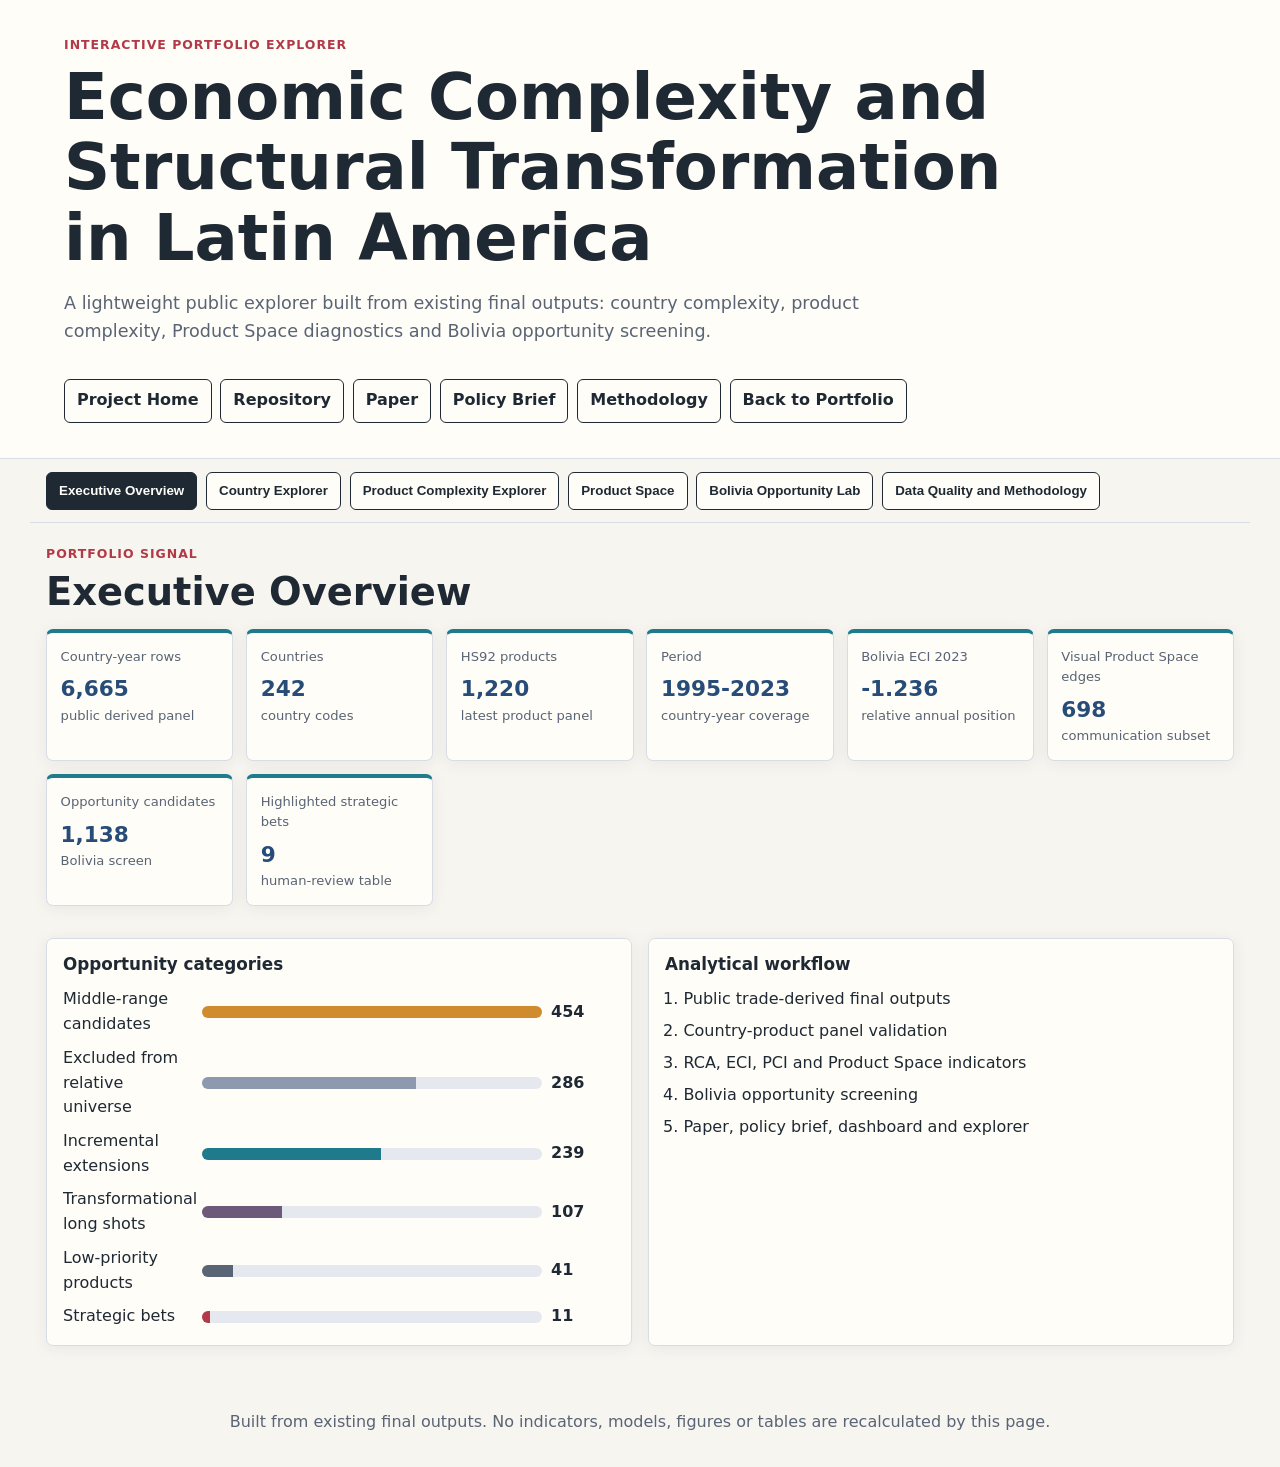
<file: docs/explore/index.html>
<!doctype html>
<html lang="en">
<head>
<meta charset="utf-8">
<meta name="viewport" content="width=device-width, initial-scale=1">
<title>Economic Complexity Interactive Explorer</title>
<link rel="stylesheet" href="assets/css/explore.css">
</head>
<body>
<header class="site-header">
  <div>
    <p class="eyebrow">Interactive portfolio explorer</p>
    <h1>Economic Complexity and Structural Transformation in Latin America</h1>
    <p class="lede">A lightweight public explorer built from existing final outputs: country complexity, product complexity, Product Space diagnostics and Bolivia opportunity screening.</p>
  </div>
  <nav class="top-links" aria-label="Project navigation">
    <a href="../index.html">Project Home</a>
    <a href="https://github.com/MonicaCT/economic-complexity-structural-transformation-lac">Repository</a>
    <a href="https://github.com/MonicaCT/economic-complexity-structural-transformation-lac/blob/main/paper/main.html">Paper</a>
    <a href="https://github.com/MonicaCT/economic-complexity-structural-transformation-lac/blob/main/paper/policy_brief.html">Policy Brief</a>
    <a href="https://github.com/MonicaCT/economic-complexity-structural-transformation-lac/blob/main/docs/METHODOLOGY.md">Methodology</a>
    <a href="https://monicact.github.io/MonicaCT/">Back to Portfolio</a>
  </nav>
</header>

<main>
  <nav class="view-tabs" aria-label="Explorer views">
    <button class="tab is-active" data-view="overview">Executive Overview</button>
    <button class="tab" data-view="country">Country Explorer</button>
    <button class="tab" data-view="product">Product Complexity Explorer</button>
    <button class="tab" data-view="space">Product Space</button>
    <button class="tab" data-view="bolivia">Bolivia Opportunity Lab</button>
    <button class="tab" data-view="quality">Data Quality and Methodology</button>
  </nav>

  <section id="view-overview" class="view is-active" aria-labelledby="overview-title">
    <div class="section-heading">
      <p class="eyebrow">Portfolio signal</p>
      <h2 id="overview-title">Executive Overview</h2>
    </div>
    <div id="overview-kpis" class="kpi-grid"></div>
    <div class="split">
      <article class="panel">
        <h3>Opportunity categories</h3>
        <div id="category-bars" class="bars"></div>
      </article>
      <article class="panel">
        <h3>Analytical workflow</h3>
        <ol class="workflow">
          <li>Public trade-derived final outputs</li>
          <li>Country-product panel validation</li>
          <li>RCA, ECI, PCI and Product Space indicators</li>
          <li>Bolivia opportunity screening</li>
          <li>Paper, policy brief, dashboard and explorer</li>
        </ol>
      </article>
    </div>
  </section>

  <section id="view-country" class="view" aria-labelledby="country-title">
    <div class="section-heading">
      <p class="eyebrow">Country-year panel</p>
      <h2 id="country-title">Country Explorer</h2>
    </div>
    <div class="controls">
      <label>Country <select id="country-select"></select></label>
      <label>Region <select id="region-select"></select></label>
    </div>
    <div class="kpi-grid compact" id="country-kpis"></div>
    <div class="panel">
      <h3>ECI trajectory</h3>
      <div id="country-chart" class="chart"></div>
    </div>
    <div class="panel">
      <h3>Latest country ranking</h3>
      <div id="country-table" class="table-wrap"></div>
    </div>
  </section>

  <section id="view-product" class="view" aria-labelledby="product-title">
    <div class="section-heading">
      <p class="eyebrow">Product complexity</p>
      <h2 id="product-title">Product Complexity Explorer</h2>
    </div>
    <div class="controls">
      <label>Sector <select id="sector-select"></select></label>
      <label>Search <input id="product-search" type="search" placeholder="Product code or section"></label>
    </div>
    <div class="panel">
      <h3>Top product complexity scores</h3>
      <div id="product-bars" class="chart"></div>
    </div>
    <div class="panel">
      <h3>Product table</h3>
      <div id="product-table" class="table-wrap"></div>
    </div>
  </section>

  <section id="view-space" class="view" aria-labelledby="space-title">
    <div class="section-heading">
      <p class="eyebrow">Network diagnostics</p>
      <h2 id="space-title">Product Space</h2>
    </div>
    <div class="controls">
      <label>Sector <select id="space-sector-select"></select></label>
      <label>Minimum proximity <input id="proximity-min" type="range" min="0" max="1" step="0.01" value="0"></label>
    </div>
    <div class="panel network-panel">
      <h3>Visual edge subset</h3>
      <div id="product-space-network" class="network"></div>
    </div>
  </section>

  <section id="view-bolivia" class="view" aria-labelledby="bolivia-title">
    <div class="section-heading">
      <p class="eyebrow">Bolivia 2023</p>
      <h2 id="bolivia-title">Bolivia Opportunity Lab</h2>
    </div>
    <div class="controls">
      <label>Category <select id="bolivia-category-select"></select></label>
      <label>Search <input id="bolivia-search" type="search" placeholder="Product code or name"></label>
      <a class="download-link" href="data/bolivia_opportunities.csv" download>Download CSV</a>
    </div>
    <div class="panel">
      <h3>Feasibility and transformation</h3>
      <div id="bolivia-scatter" class="chart"></div>
    </div>
    <div class="panel">
      <h3>Opportunity table</h3>
      <div id="bolivia-table" class="table-wrap"></div>
    </div>
  </section>

  <section id="view-quality" class="view" aria-labelledby="quality-title">
    <div class="section-heading">
      <p class="eyebrow">Validation and limits</p>
      <h2 id="quality-title">Data Quality and Methodology</h2>
    </div>
    <div class="split">
      <article class="panel">
        <h3>Data-quality metrics</h3>
        <div id="quality-table" class="table-wrap"></div>
      </article>
      <article class="panel">
        <h3>Methodological guardrails</h3>
        <ul class="plain-list">
          <li>ECI and PCI are standardized within year.</li>
          <li>Opportunity rankings are screening tools.</li>
          <li>Product Space visualization uses a reduced edge subset.</li>
          <li>Fixed-effects models are observational associations.</li>
          <li>Raw source data are not published in this explorer.</li>
        </ul>
      </article>
    </div>
    <div class="panel">
      <h3>Validation summaries</h3>
      <div id="validation-summary" class="table-wrap"></div>
    </div>
  </section>
</main>

<footer>
  <span>Built from existing final outputs. No indicators, models, figures or tables are recalculated by this page.</span>
</footer>

<script src="assets/js/explore.js"></script>
</body>
</html>
</file>
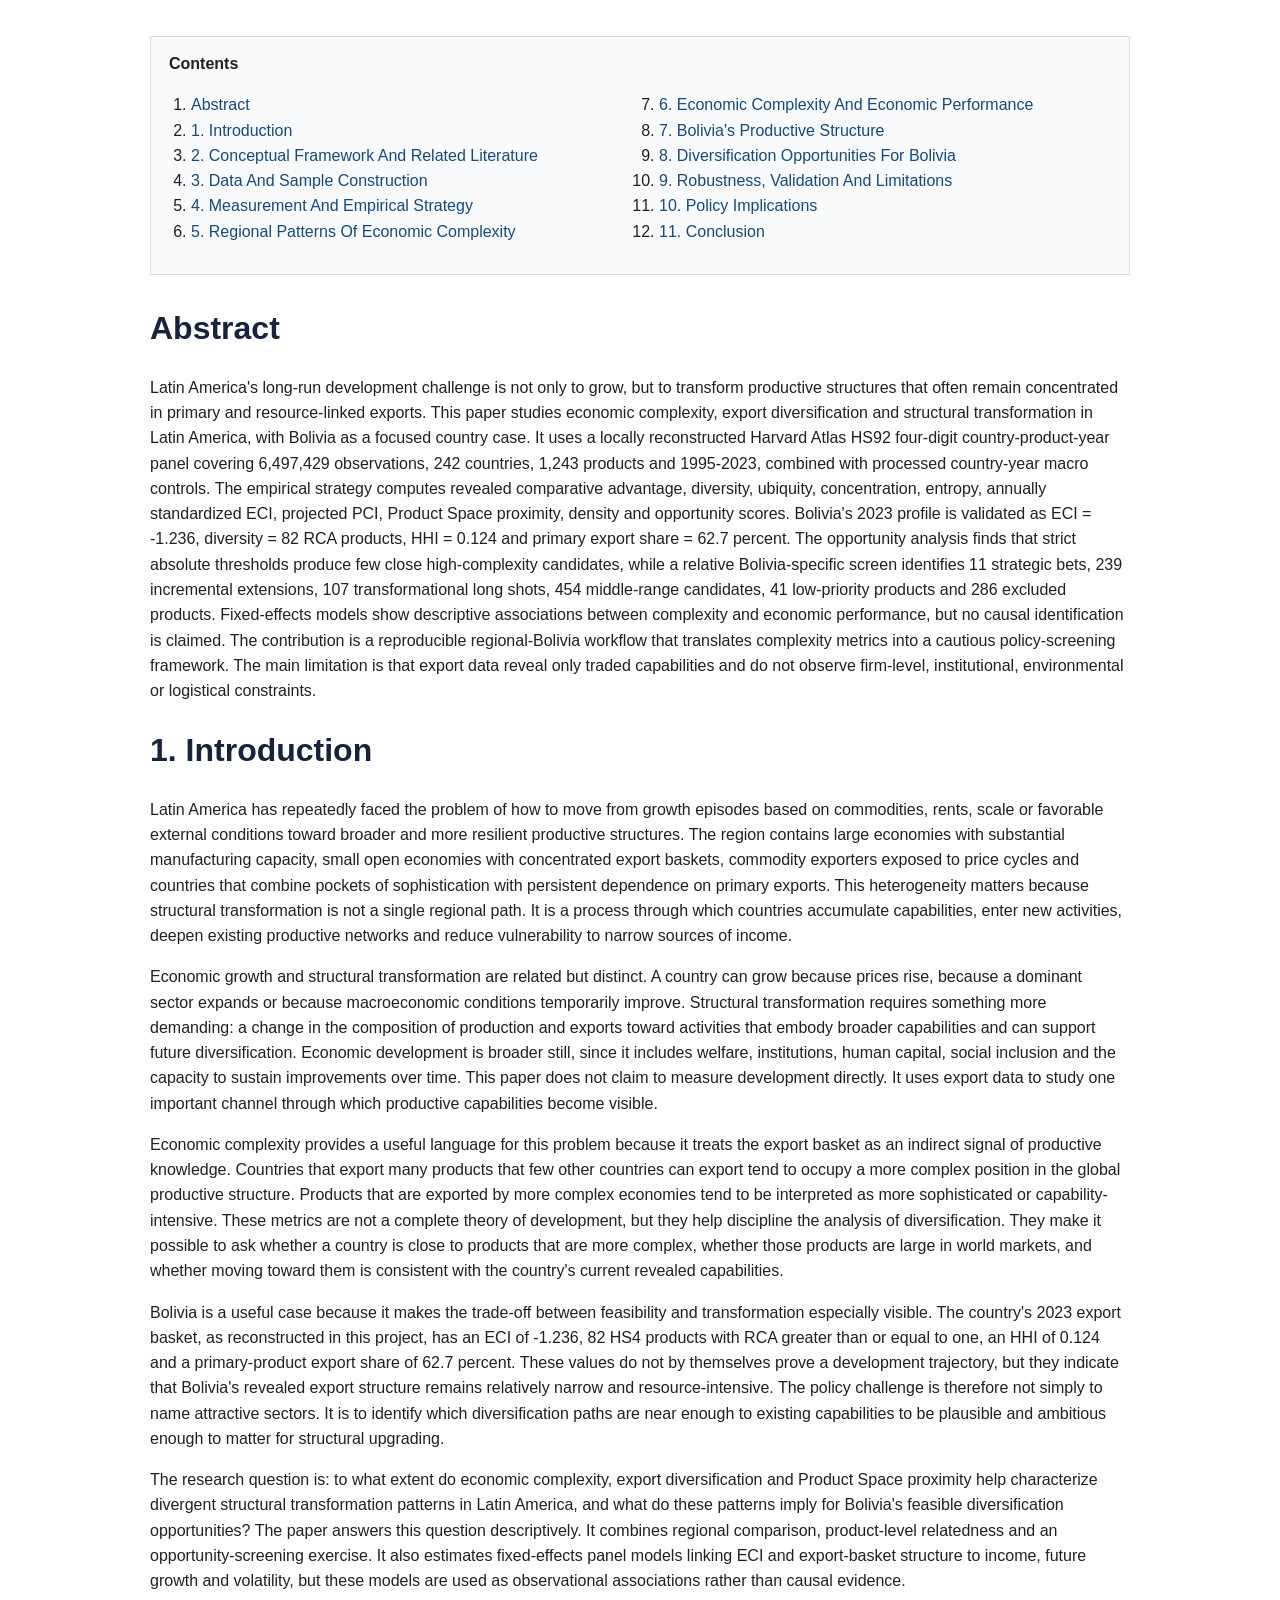
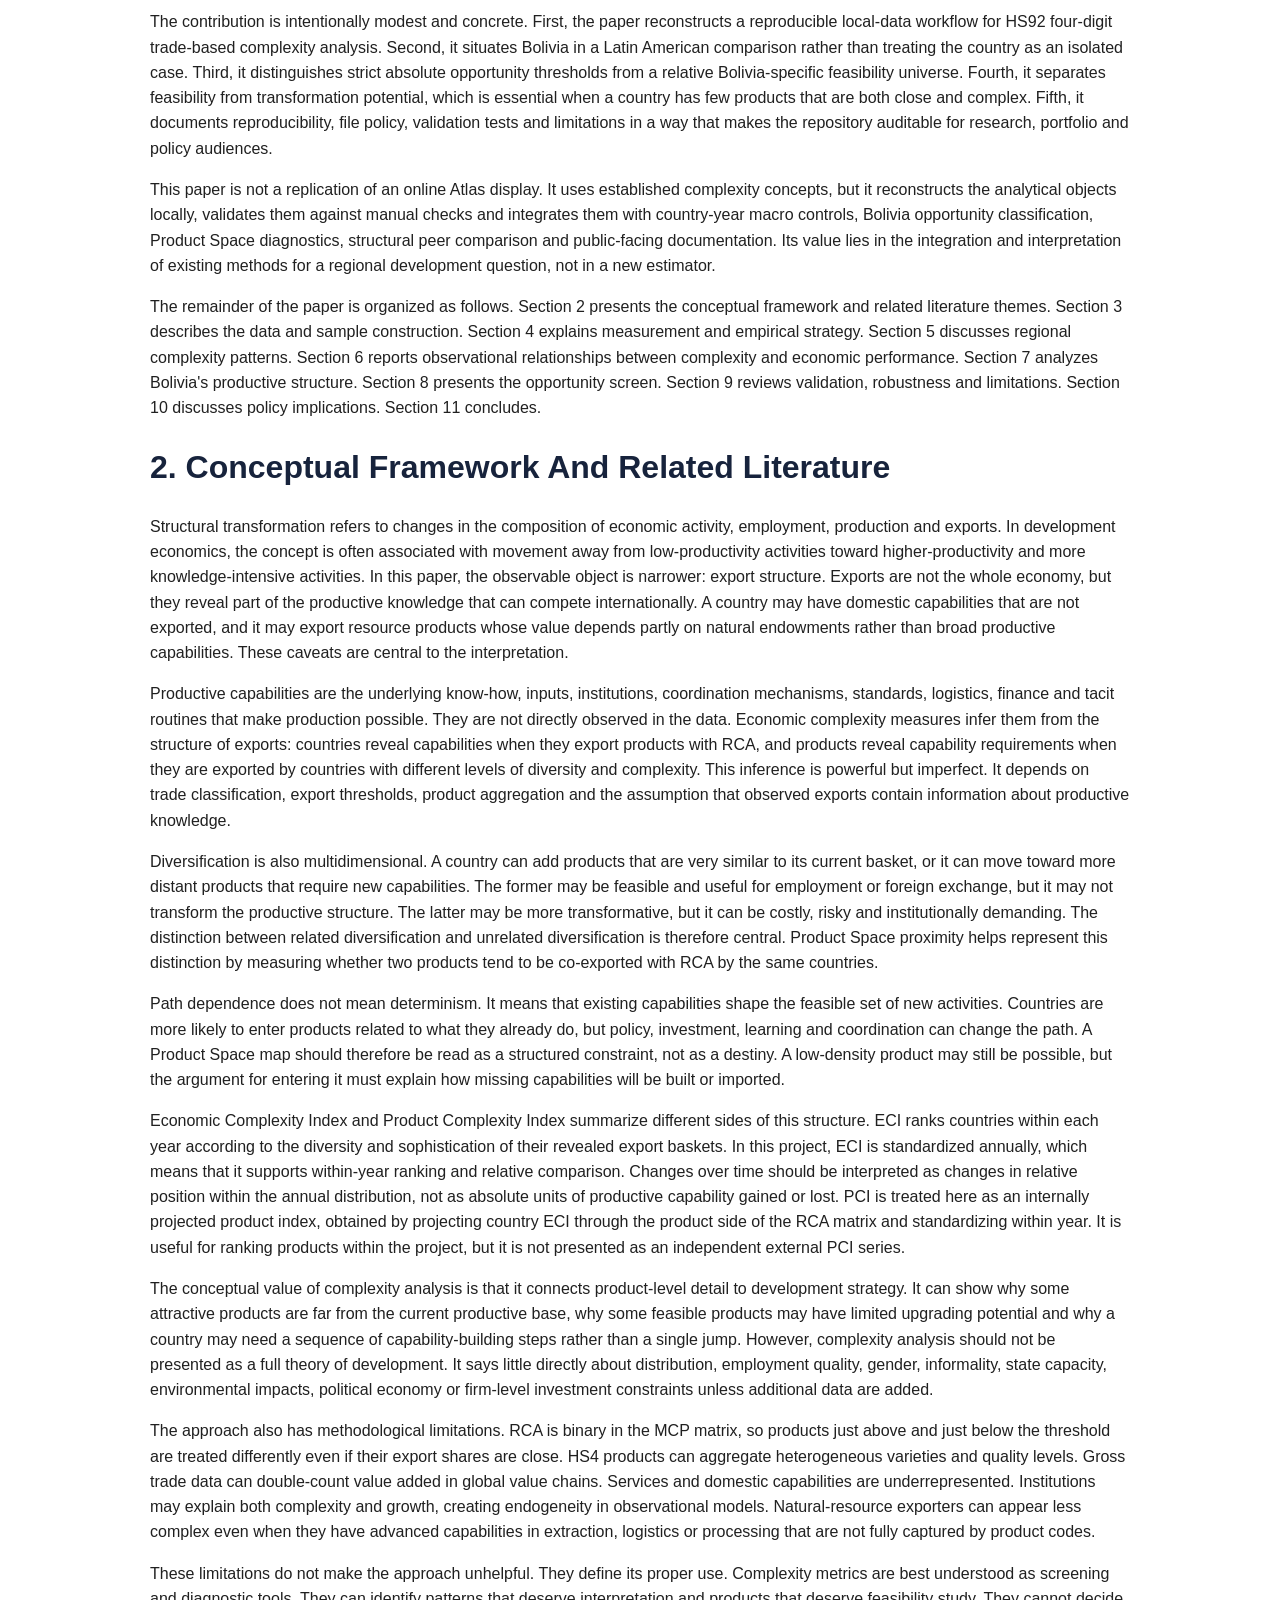
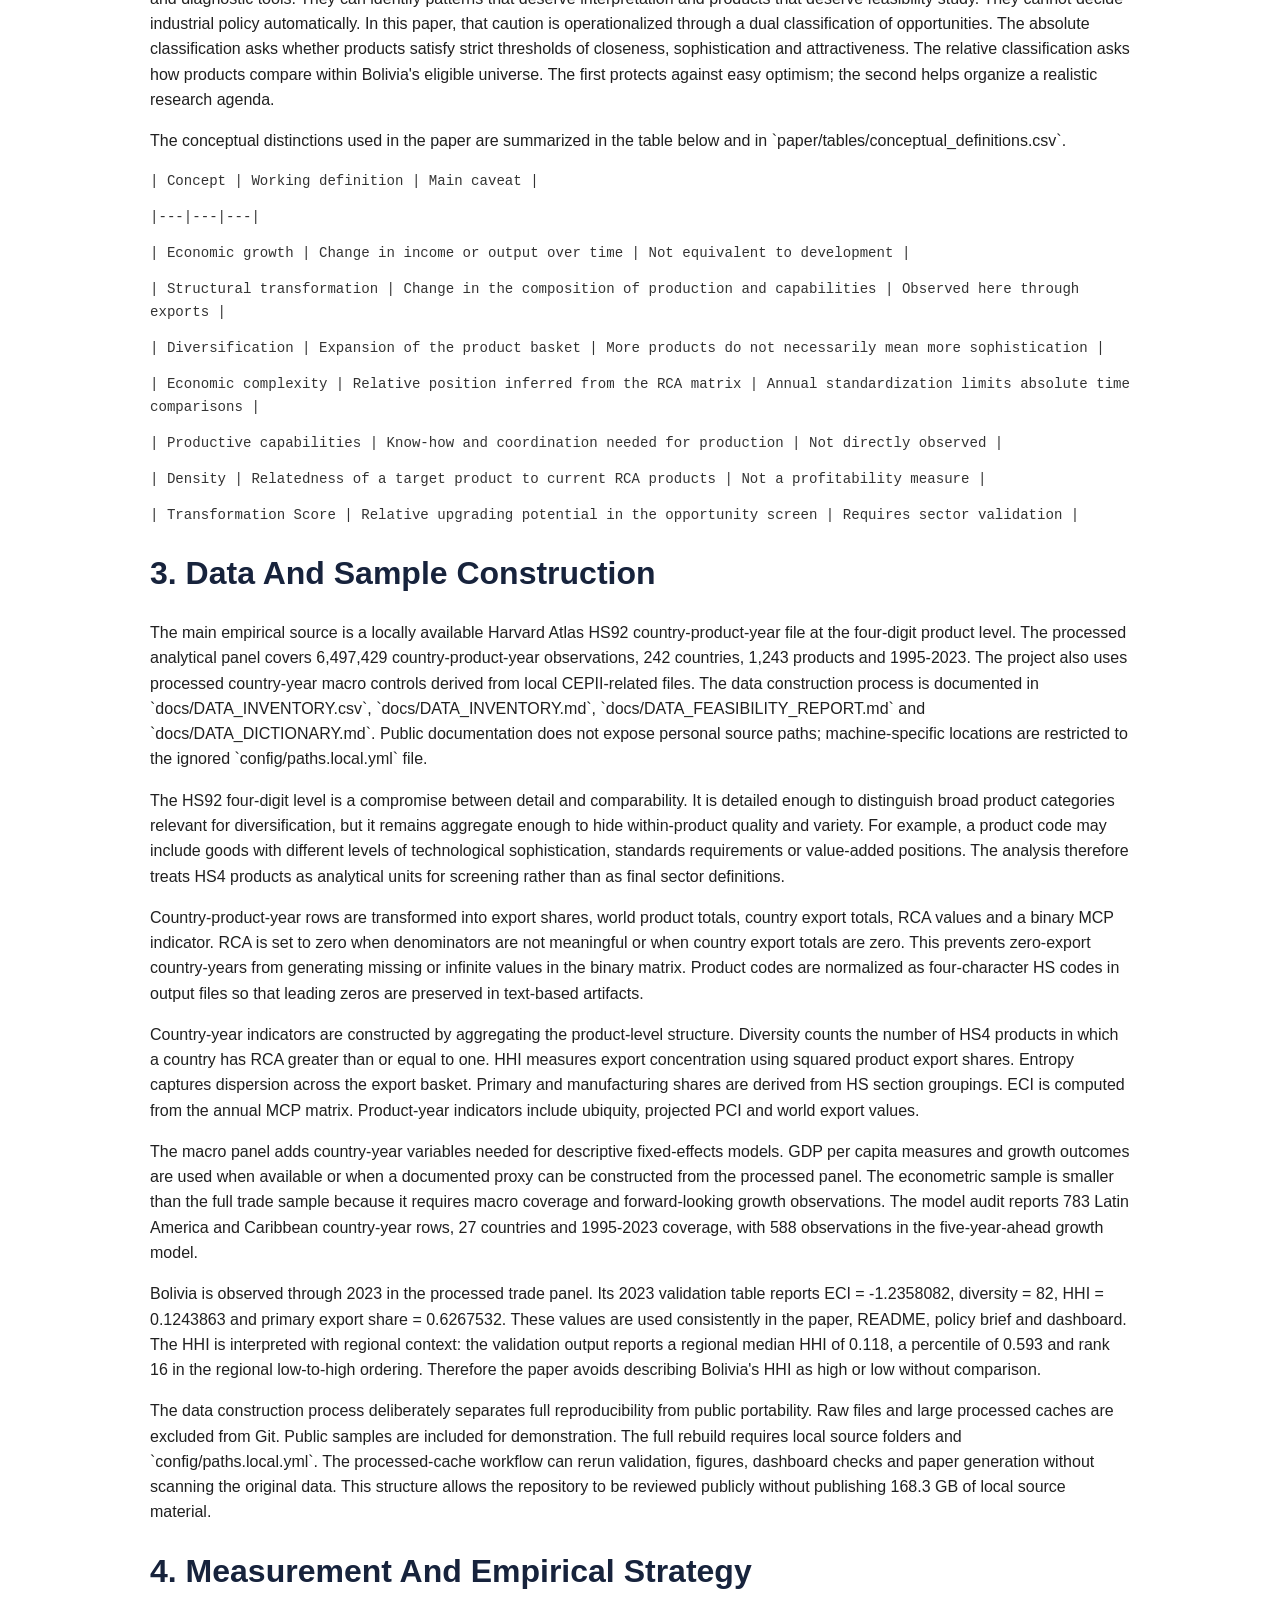
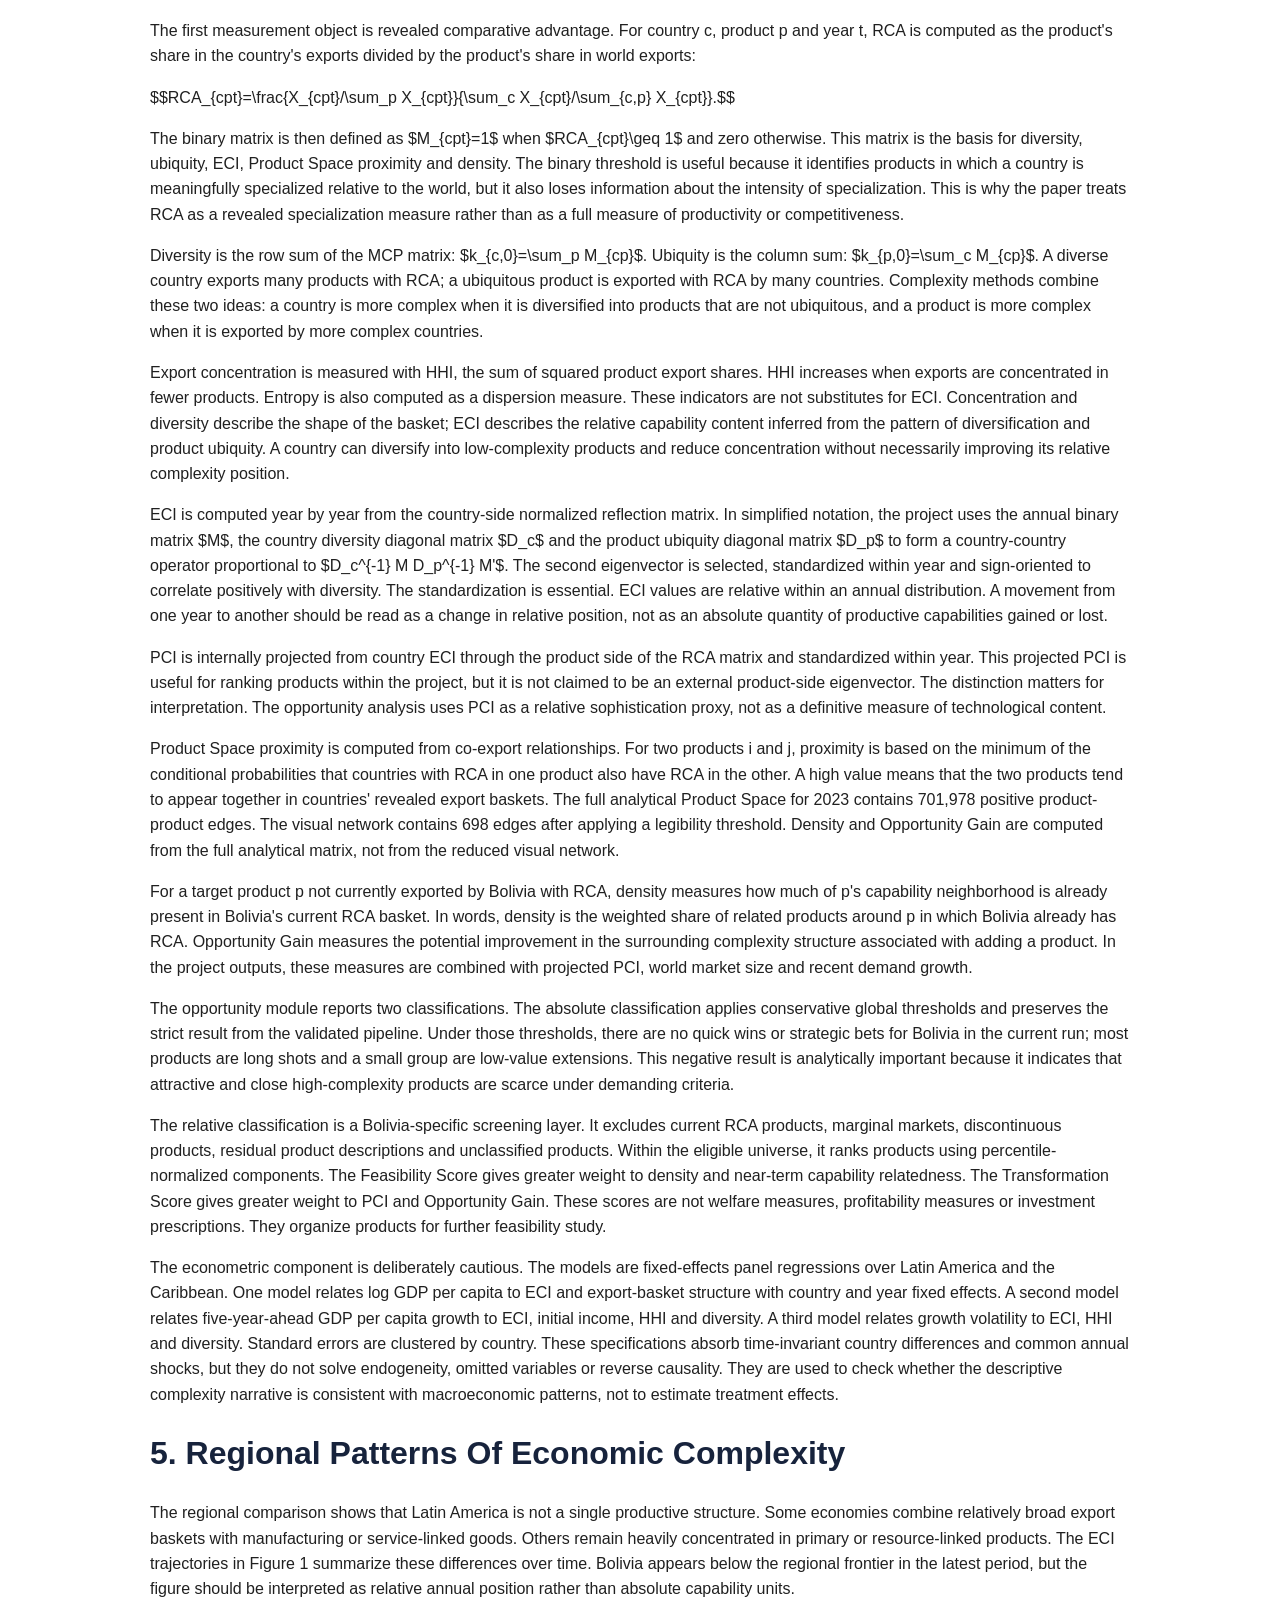
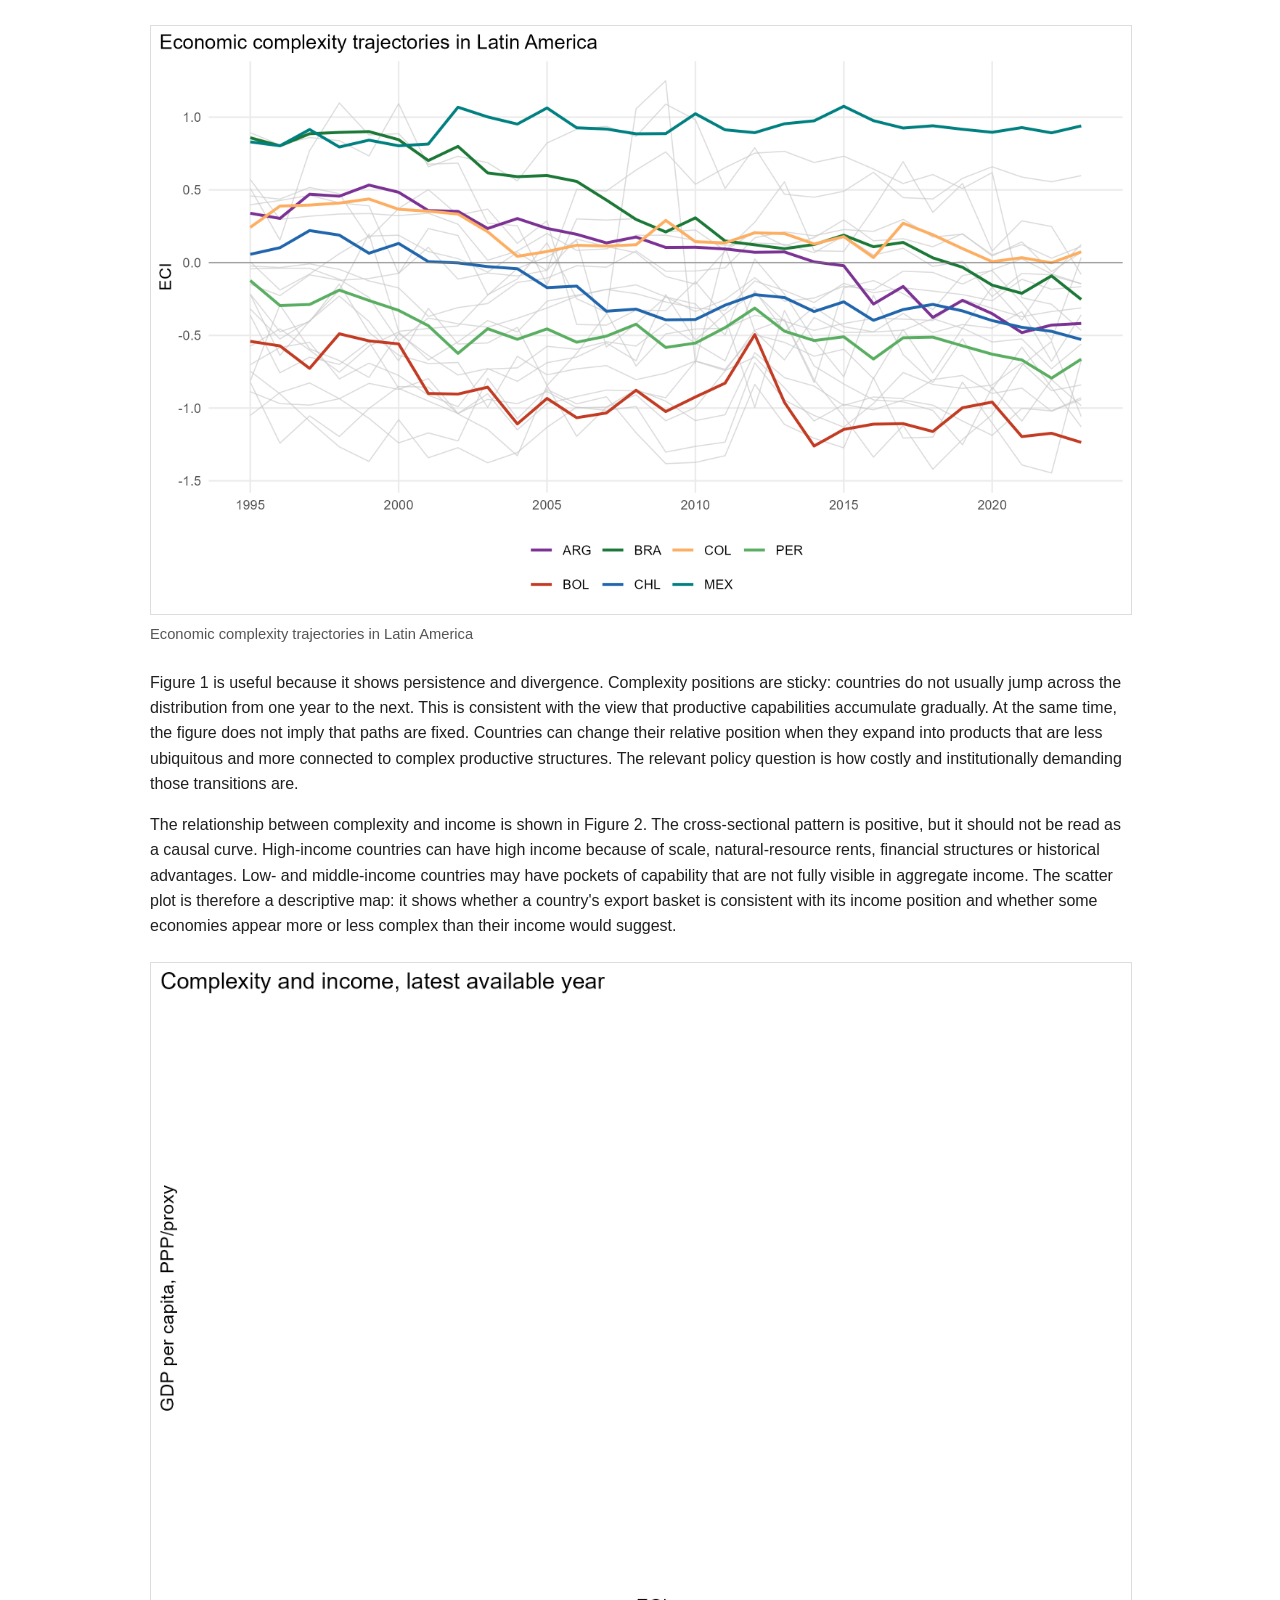
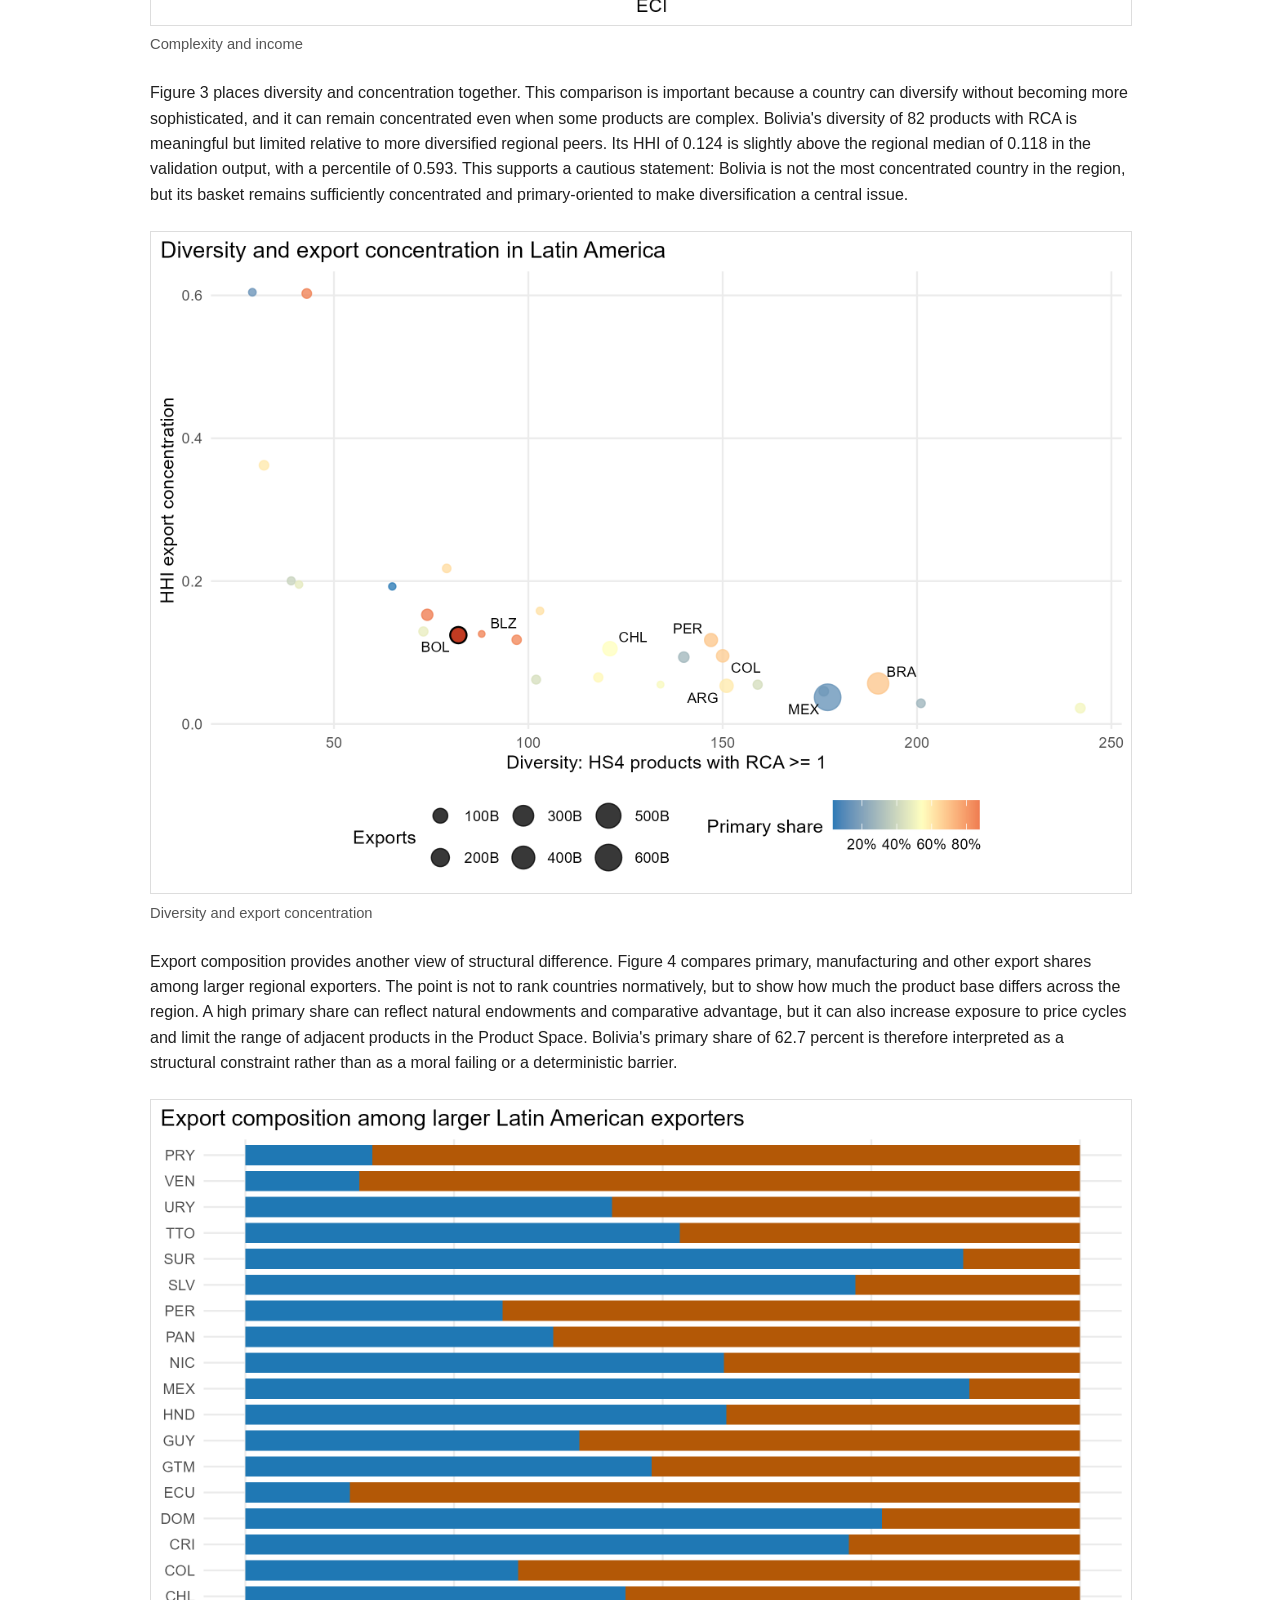
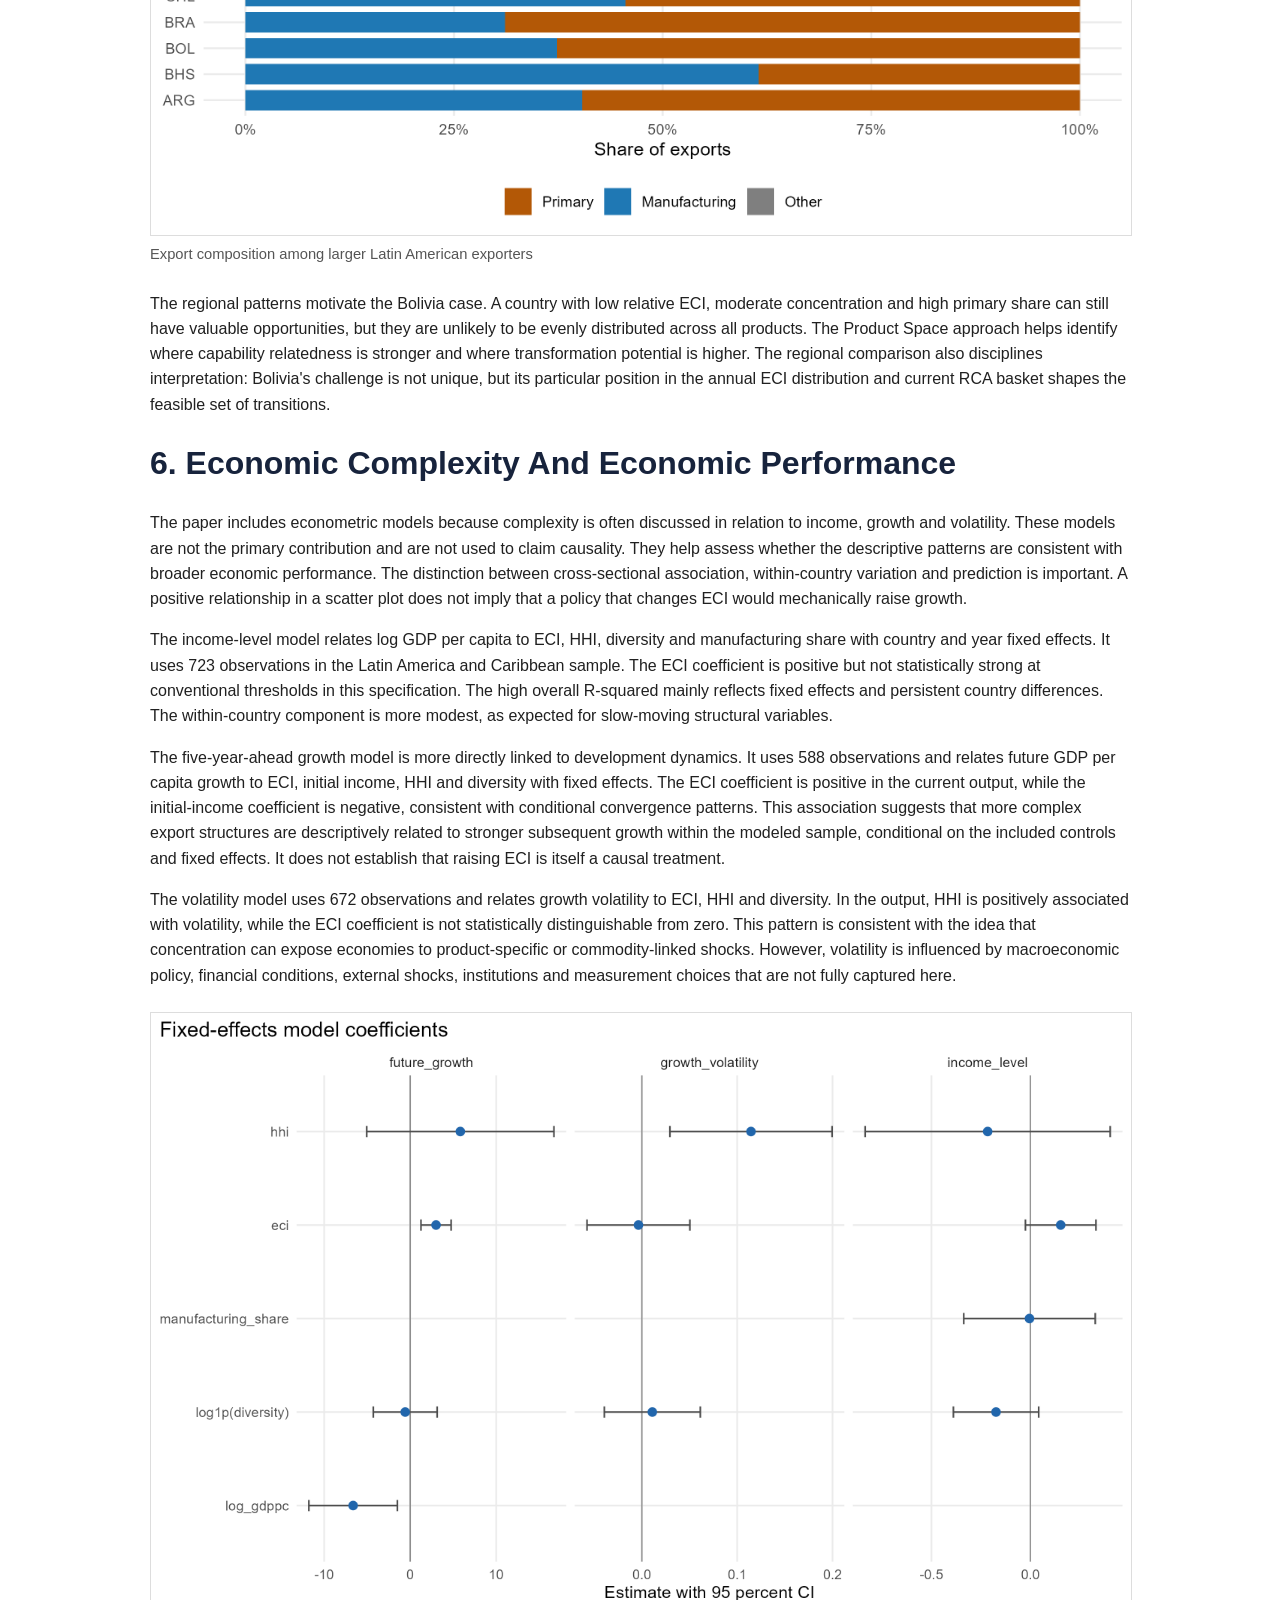
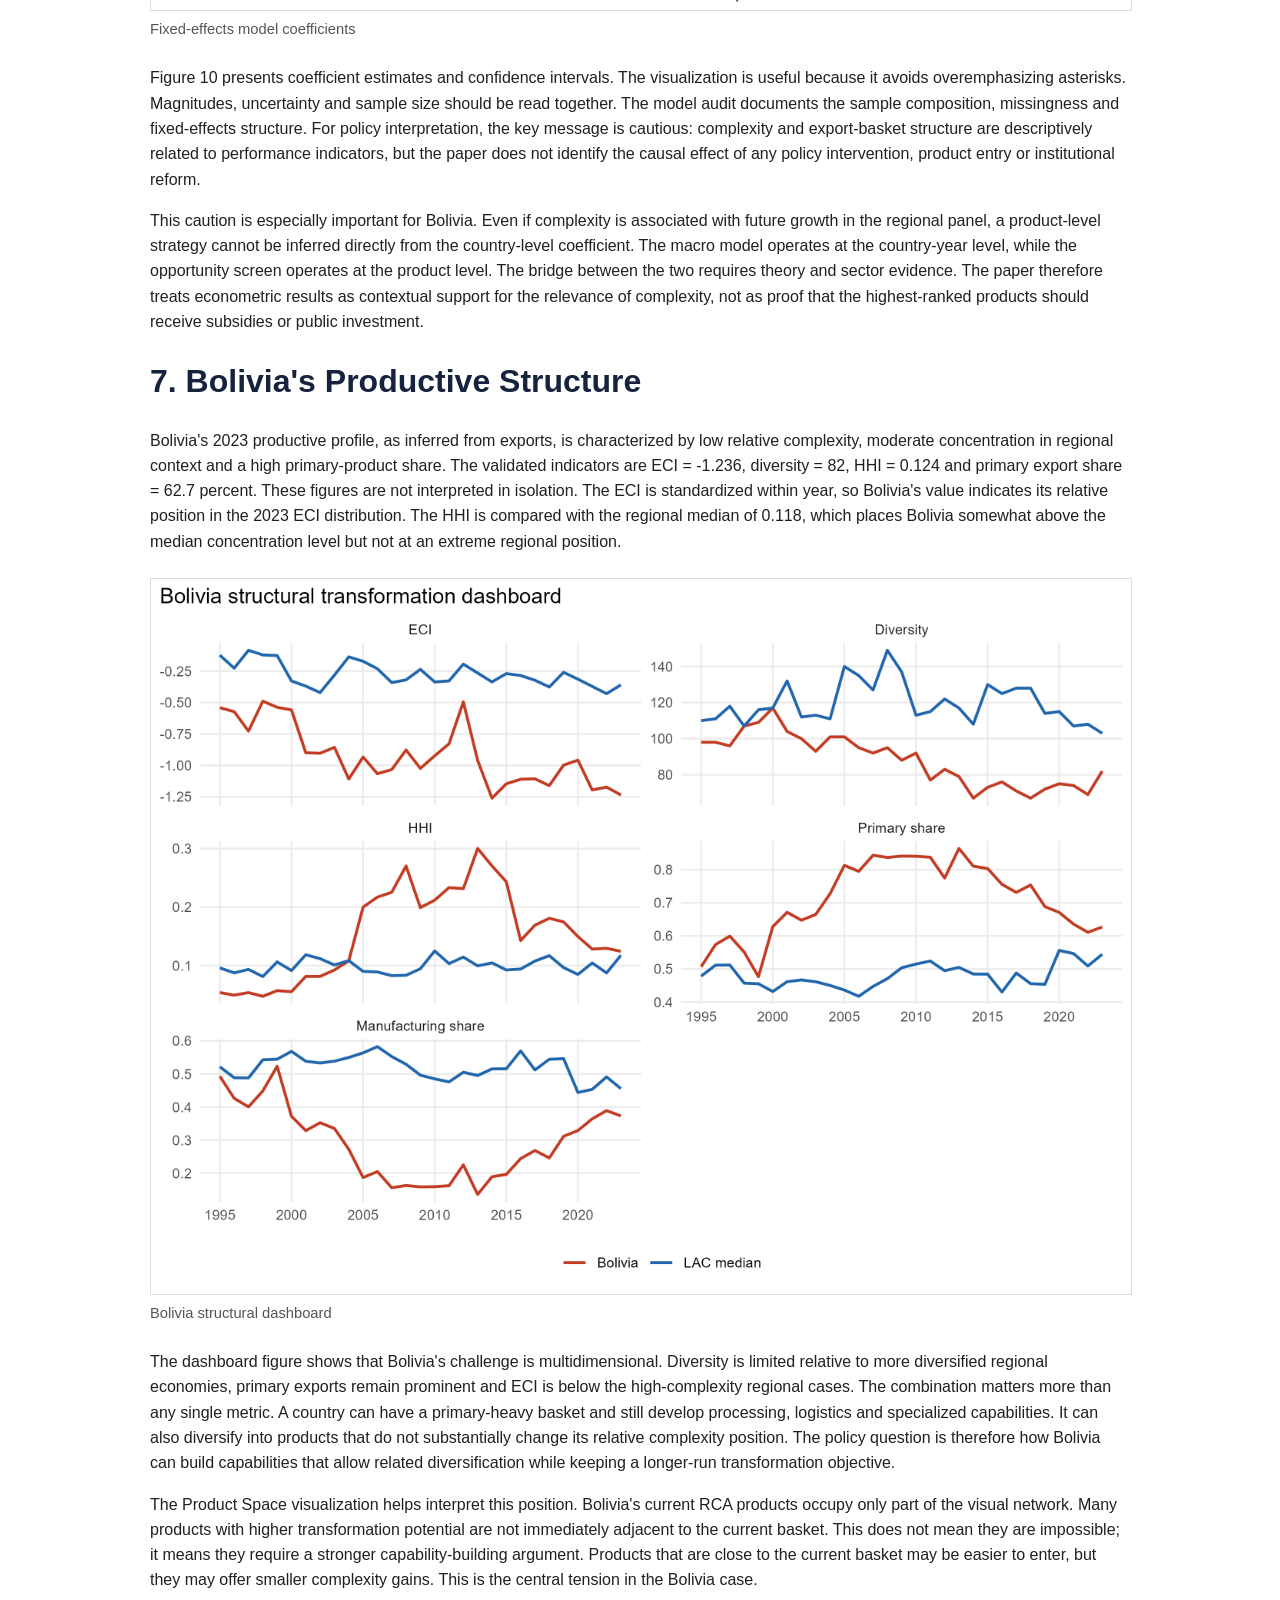
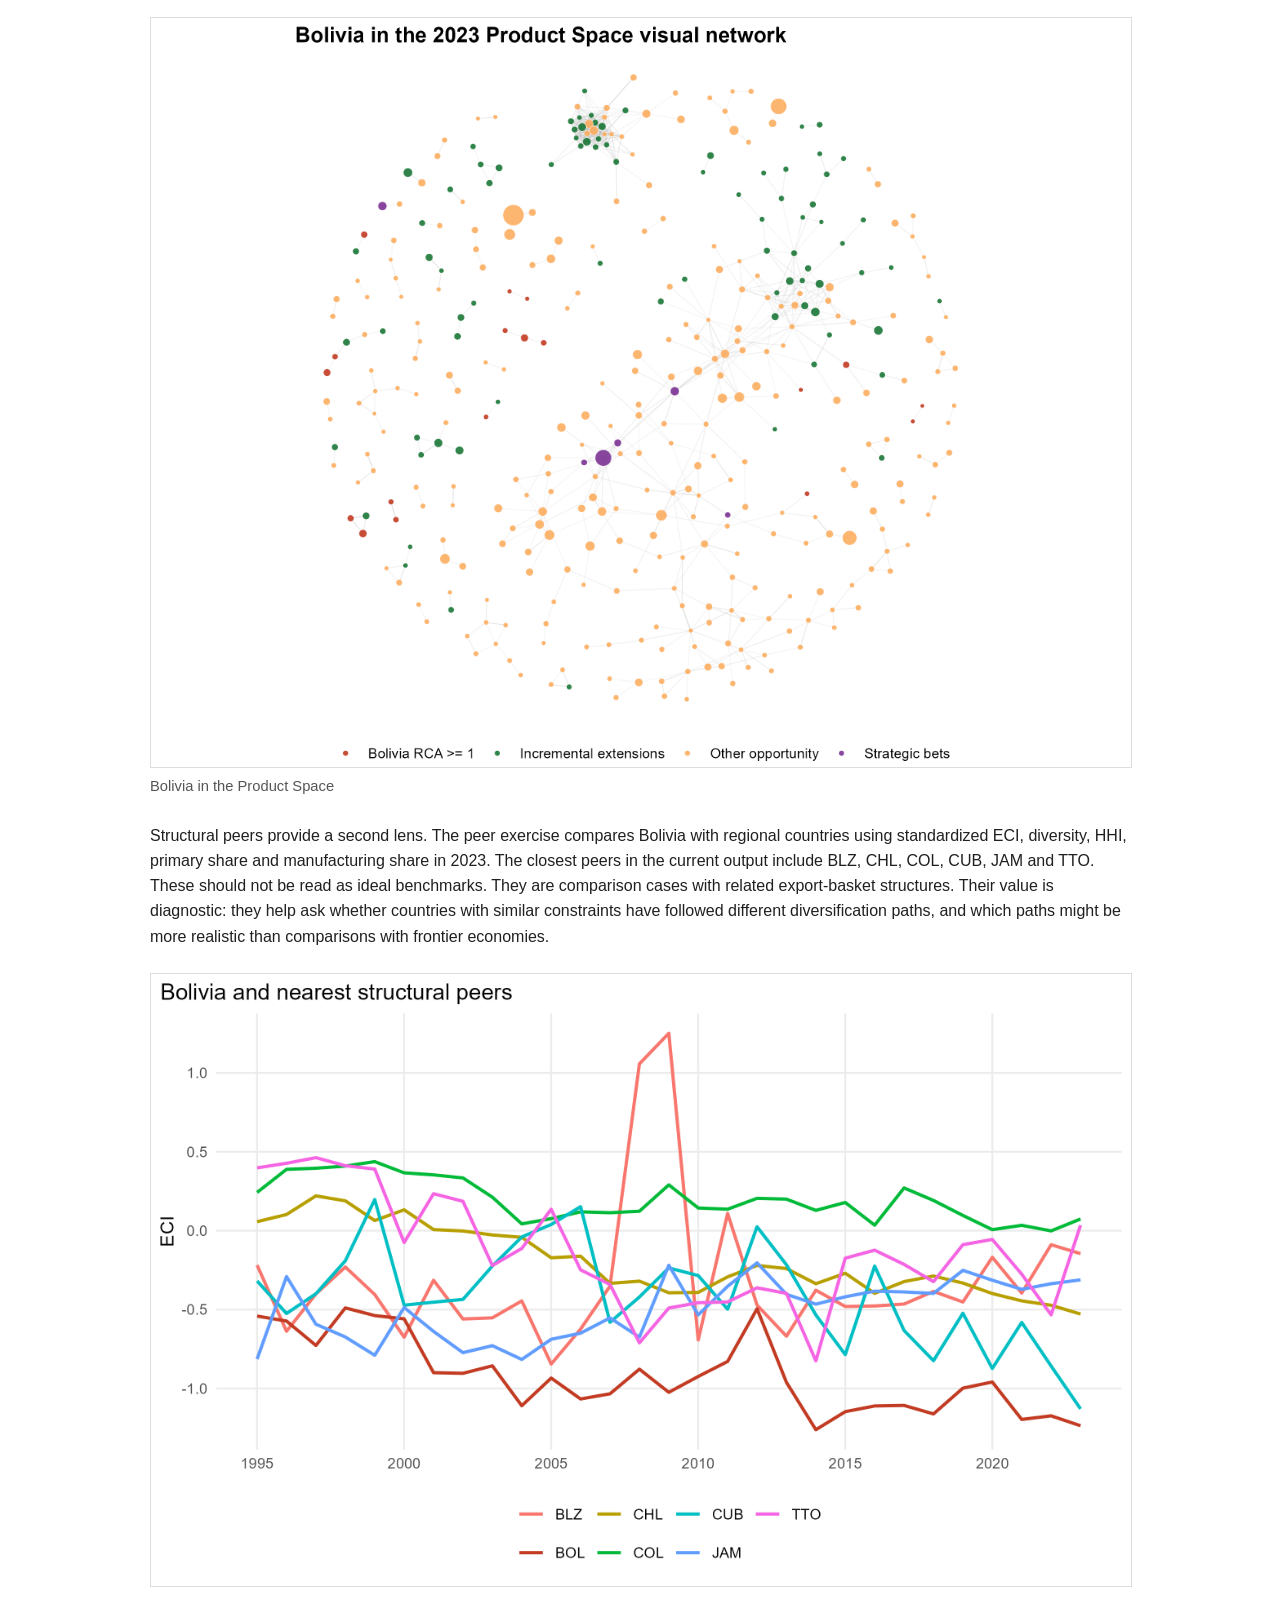
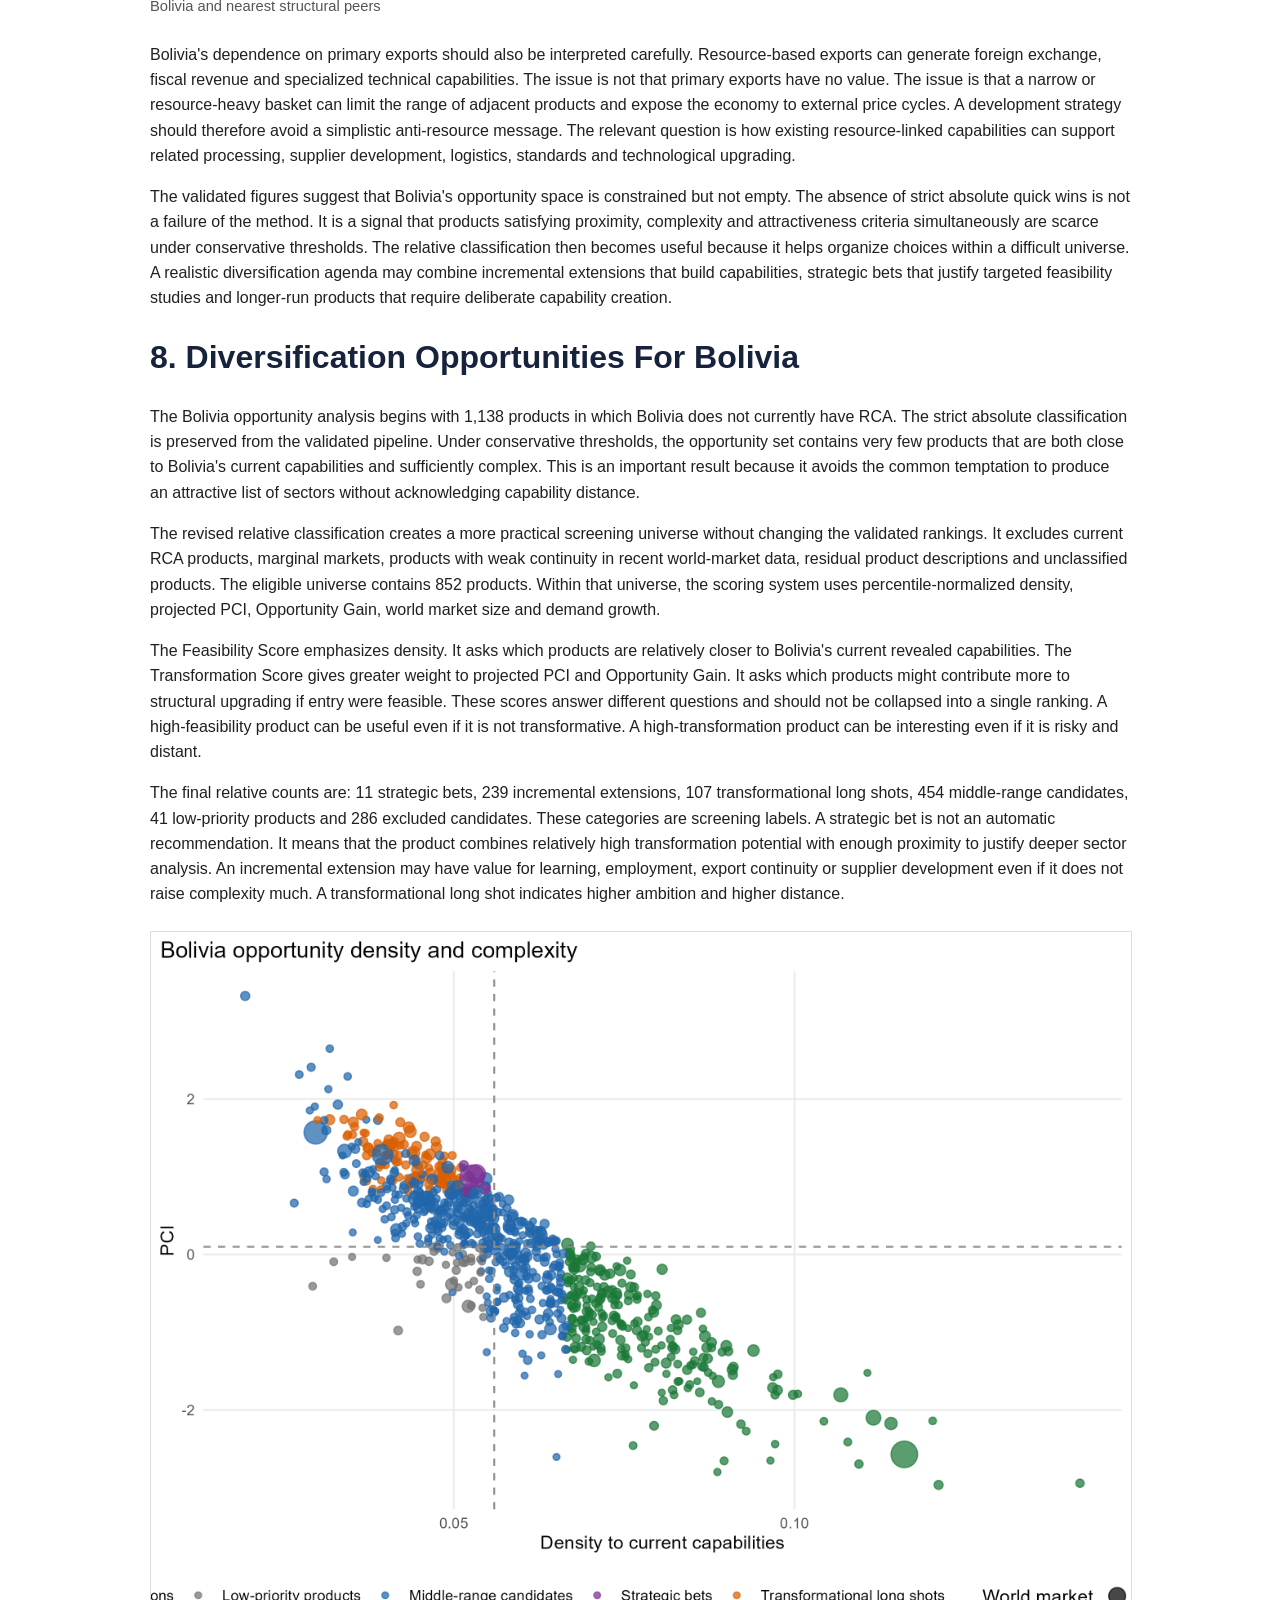
<file: paper/main.html>
<!doctype html><html><head><meta charset="utf-8"><title>Economic Complexity and Structural Transformation in Latin America</title><style>body{font-family:Arial,sans-serif;max-width:980px;margin:36px auto;line-height:1.58;color:#202020}h1,h2{color:#17233c}img{max-width:100%;border:1px solid #ddd}figure{margin:24px 0}figcaption{color:#555;font-size:.92em}.table-line{font-family:Consolas,monospace;font-size:.88em;color:#333}code{background:#f4f4f4;padding:2px 4px}.toc{border:1px solid #d8dde5;background:#f8fafc;padding:14px 18px;margin:20px 0 28px}.toc ol{columns:2;padding-left:22px}.toc a{color:#174a7c;text-decoration:none}@media(max-width:700px){.toc ol{columns:1}}</style></head><body>
<nav id="toc" class="toc"><strong>Contents</strong><ol>
<li><a href="#bstract">Abstract</a></li>
<li><a href="#1-ntroduction">1. Introduction</a></li>
<li><a href="#2-onceptual-ramework-nd-elated-iterature">2. Conceptual Framework And Related Literature</a></li>
<li><a href="#3-ata-nd-ample-onstruction">3. Data And Sample Construction</a></li>
<li><a href="#4-easurement-nd-mpirical-trategy">4. Measurement And Empirical Strategy</a></li>
<li><a href="#5-egional-atterns-f-conomic-omplexity">5. Regional Patterns Of Economic Complexity</a></li>
<li><a href="#6-conomic-omplexity-nd-conomic-erformance">6. Economic Complexity And Economic Performance</a></li>
<li><a href="#7-olivia-s-roductive-tructure">7. Bolivia's Productive Structure</a></li>
<li><a href="#8-iversification-pportunities-or-olivia">8. Diversification Opportunities For Bolivia</a></li>
<li><a href="#9-obustness-alidation-nd-imitations">9. Robustness, Validation And Limitations</a></li>
<li><a href="#10-olicy-mplications">10. Policy Implications</a></li>
<li><a href="#11-onclusion">11. Conclusion</a></li>
</ol></nav>
<h1 id="bstract">Abstract</h1>
<p>Latin America's long-run development challenge is not only to grow, but to transform productive structures that often remain concentrated in primary and resource-linked exports. This paper studies economic complexity, export diversification and structural transformation in Latin America, with Bolivia as a focused country case. It uses a locally reconstructed Harvard Atlas HS92 four-digit country-product-year panel covering 6,497,429 observations, 242 countries, 1,243 products and 1995-2023, combined with processed country-year macro controls. The empirical strategy computes revealed comparative advantage, diversity, ubiquity, concentration, entropy, annually standardized ECI, projected PCI, Product Space proximity, density and opportunity scores. Bolivia's 2023 profile is validated as ECI = -1.236, diversity = 82 RCA products, HHI = 0.124 and primary export share = 62.7 percent. The opportunity analysis finds that strict absolute thresholds produce few close high-complexity candidates, while a relative Bolivia-specific screen identifies 11 strategic bets, 239 incremental extensions, 107 transformational long shots, 454 middle-range candidates, 41 low-priority products and 286 excluded products. Fixed-effects models show descriptive associations between complexity and economic performance, but no causal identification is claimed. The contribution is a reproducible regional-Bolivia workflow that translates complexity metrics into a cautious policy-screening framework. The main limitation is that export data reveal only traded capabilities and do not observe firm-level, institutional, environmental or logistical constraints.</p>
<h1 id="1-ntroduction">1. Introduction</h1>
<p>Latin America has repeatedly faced the problem of how to move from growth episodes based on commodities, rents, scale or favorable external conditions toward broader and more resilient productive structures. The region contains large economies with substantial manufacturing capacity, small open economies with concentrated export baskets, commodity exporters exposed to price cycles and countries that combine pockets of sophistication with persistent dependence on primary exports. This heterogeneity matters because structural transformation is not a single regional path. It is a process through which countries accumulate capabilities, enter new activities, deepen existing productive networks and reduce vulnerability to narrow sources of income.</p>
<p>Economic growth and structural transformation are related but distinct. A country can grow because prices rise, because a dominant sector expands or because macroeconomic conditions temporarily improve. Structural transformation requires something more demanding: a change in the composition of production and exports toward activities that embody broader capabilities and can support future diversification. Economic development is broader still, since it includes welfare, institutions, human capital, social inclusion and the capacity to sustain improvements over time. This paper does not claim to measure development directly. It uses export data to study one important channel through which productive capabilities become visible.</p>
<p>Economic complexity provides a useful language for this problem because it treats the export basket as an indirect signal of productive knowledge. Countries that export many products that few other countries can export tend to occupy a more complex position in the global productive structure. Products that are exported by more complex economies tend to be interpreted as more sophisticated or capability-intensive. These metrics are not a complete theory of development, but they help discipline the analysis of diversification. They make it possible to ask whether a country is close to products that are more complex, whether those products are large in world markets, and whether moving toward them is consistent with the country's current revealed capabilities.</p>
<p>Bolivia is a useful case because it makes the trade-off between feasibility and transformation especially visible. The country's 2023 export basket, as reconstructed in this project, has an ECI of -1.236, 82 HS4 products with RCA greater than or equal to one, an HHI of 0.124 and a primary-product export share of 62.7 percent. These values do not by themselves prove a development trajectory, but they indicate that Bolivia's revealed export structure remains relatively narrow and resource-intensive. The policy challenge is therefore not simply to name attractive sectors. It is to identify which diversification paths are near enough to existing capabilities to be plausible and ambitious enough to matter for structural upgrading.</p>
<p>The research question is: to what extent do economic complexity, export diversification and Product Space proximity help characterize divergent structural transformation patterns in Latin America, and what do these patterns imply for Bolivia's feasible diversification opportunities? The paper answers this question descriptively. It combines regional comparison, product-level relatedness and an opportunity-screening exercise. It also estimates fixed-effects panel models linking ECI and export-basket structure to income, future growth and volatility, but these models are used as observational associations rather than causal evidence.</p>
<p>The contribution is intentionally modest and concrete. First, the paper reconstructs a reproducible local-data workflow for HS92 four-digit trade-based complexity analysis. Second, it situates Bolivia in a Latin American comparison rather than treating the country as an isolated case. Third, it distinguishes strict absolute opportunity thresholds from a relative Bolivia-specific feasibility universe. Fourth, it separates feasibility from transformation potential, which is essential when a country has few products that are both close and complex. Fifth, it documents reproducibility, file policy, validation tests and limitations in a way that makes the repository auditable for research, portfolio and policy audiences.</p>
<p>This paper is not a replication of an online Atlas display. It uses established complexity concepts, but it reconstructs the analytical objects locally, validates them against manual checks and integrates them with country-year macro controls, Bolivia opportunity classification, Product Space diagnostics, structural peer comparison and public-facing documentation. Its value lies in the integration and interpretation of existing methods for a regional development question, not in a new estimator.</p>
<p>The remainder of the paper is organized as follows. Section 2 presents the conceptual framework and related literature themes. Section 3 describes the data and sample construction. Section 4 explains measurement and empirical strategy. Section 5 discusses regional complexity patterns. Section 6 reports observational relationships between complexity and economic performance. Section 7 analyzes Bolivia's productive structure. Section 8 presents the opportunity screen. Section 9 reviews validation, robustness and limitations. Section 10 discusses policy implications. Section 11 concludes.</p>
<h1 id="2-onceptual-ramework-nd-elated-iterature">2. Conceptual Framework And Related Literature</h1>
<p>Structural transformation refers to changes in the composition of economic activity, employment, production and exports. In development economics, the concept is often associated with movement away from low-productivity activities toward higher-productivity and more knowledge-intensive activities. In this paper, the observable object is narrower: export structure. Exports are not the whole economy, but they reveal part of the productive knowledge that can compete internationally. A country may have domestic capabilities that are not exported, and it may export resource products whose value depends partly on natural endowments rather than broad productive capabilities. These caveats are central to the interpretation.</p>
<p>Productive capabilities are the underlying know-how, inputs, institutions, coordination mechanisms, standards, logistics, finance and tacit routines that make production possible. They are not directly observed in the data. Economic complexity measures infer them from the structure of exports: countries reveal capabilities when they export products with RCA, and products reveal capability requirements when they are exported by countries with different levels of diversity and complexity. This inference is powerful but imperfect. It depends on trade classification, export thresholds, product aggregation and the assumption that observed exports contain information about productive knowledge.</p>
<p>Diversification is also multidimensional. A country can add products that are very similar to its current basket, or it can move toward more distant products that require new capabilities. The former may be feasible and useful for employment or foreign exchange, but it may not transform the productive structure. The latter may be more transformative, but it can be costly, risky and institutionally demanding. The distinction between related diversification and unrelated diversification is therefore central. Product Space proximity helps represent this distinction by measuring whether two products tend to be co-exported with RCA by the same countries.</p>
<p>Path dependence does not mean determinism. It means that existing capabilities shape the feasible set of new activities. Countries are more likely to enter products related to what they already do, but policy, investment, learning and coordination can change the path. A Product Space map should therefore be read as a structured constraint, not as a destiny. A low-density product may still be possible, but the argument for entering it must explain how missing capabilities will be built or imported.</p>
<p>Economic Complexity Index and Product Complexity Index summarize different sides of this structure. ECI ranks countries within each year according to the diversity and sophistication of their revealed export baskets. In this project, ECI is standardized annually, which means that it supports within-year ranking and relative comparison. Changes over time should be interpreted as changes in relative position within the annual distribution, not as absolute units of productive capability gained or lost. PCI is treated here as an internally projected product index, obtained by projecting country ECI through the product side of the RCA matrix and standardizing within year. It is useful for ranking products within the project, but it is not presented as an independent external PCI series.</p>
<p>The conceptual value of complexity analysis is that it connects product-level detail to development strategy. It can show why some attractive products are far from the current productive base, why some feasible products may have limited upgrading potential and why a country may need a sequence of capability-building steps rather than a single jump. However, complexity analysis should not be presented as a full theory of development. It says little directly about distribution, employment quality, gender, informality, state capacity, environmental impacts, political economy or firm-level investment constraints unless additional data are added.</p>
<p>The approach also has methodological limitations. RCA is binary in the MCP matrix, so products just above and just below the threshold are treated differently even if their export shares are close. HS4 products can aggregate heterogeneous varieties and quality levels. Gross trade data can double-count value added in global value chains. Services and domestic capabilities are underrepresented. Institutions may explain both complexity and growth, creating endogeneity in observational models. Natural-resource exporters can appear less complex even when they have advanced capabilities in extraction, logistics or processing that are not fully captured by product codes.</p>
<p>These limitations do not make the approach unhelpful. They define its proper use. Complexity metrics are best understood as screening and diagnostic tools. They can identify patterns that deserve interpretation and products that deserve feasibility study. They cannot decide industrial policy automatically. In this paper, that caution is operationalized through a dual classification of opportunities. The absolute classification asks whether products satisfy strict thresholds of closeness, sophistication and attractiveness. The relative classification asks how products compare within Bolivia's eligible universe. The first protects against easy optimism; the second helps organize a realistic research agenda.</p>
<p>The conceptual distinctions used in the paper are summarized in the table below and in `paper/tables/conceptual_definitions.csv`.</p>
<p class="table-line">| Concept | Working definition | Main caveat |</p>
<p class="table-line">|---|---|---|</p>
<p class="table-line">| Economic growth | Change in income or output over time | Not equivalent to development |</p>
<p class="table-line">| Structural transformation | Change in the composition of production and capabilities | Observed here through exports |</p>
<p class="table-line">| Diversification | Expansion of the product basket | More products do not necessarily mean more sophistication |</p>
<p class="table-line">| Economic complexity | Relative position inferred from the RCA matrix | Annual standardization limits absolute time comparisons |</p>
<p class="table-line">| Productive capabilities | Know-how and coordination needed for production | Not directly observed |</p>
<p class="table-line">| Density | Relatedness of a target product to current RCA products | Not a profitability measure |</p>
<p class="table-line">| Transformation Score | Relative upgrading potential in the opportunity screen | Requires sector validation |</p>
<h1 id="3-ata-nd-ample-onstruction">3. Data And Sample Construction</h1>
<p>The main empirical source is a locally available Harvard Atlas HS92 country-product-year file at the four-digit product level. The processed analytical panel covers 6,497,429 country-product-year observations, 242 countries, 1,243 products and 1995-2023. The project also uses processed country-year macro controls derived from local CEPII-related files. The data construction process is documented in `docs/DATA_INVENTORY.csv`, `docs/DATA_INVENTORY.md`, `docs/DATA_FEASIBILITY_REPORT.md` and `docs/DATA_DICTIONARY.md`. Public documentation does not expose personal source paths; machine-specific locations are restricted to the ignored `config/paths.local.yml` file.</p>
<p>The HS92 four-digit level is a compromise between detail and comparability. It is detailed enough to distinguish broad product categories relevant for diversification, but it remains aggregate enough to hide within-product quality and variety. For example, a product code may include goods with different levels of technological sophistication, standards requirements or value-added positions. The analysis therefore treats HS4 products as analytical units for screening rather than as final sector definitions.</p>
<p>Country-product-year rows are transformed into export shares, world product totals, country export totals, RCA values and a binary MCP indicator. RCA is set to zero when denominators are not meaningful or when country export totals are zero. This prevents zero-export country-years from generating missing or infinite values in the binary matrix. Product codes are normalized as four-character HS codes in output files so that leading zeros are preserved in text-based artifacts.</p>
<p>Country-year indicators are constructed by aggregating the product-level structure. Diversity counts the number of HS4 products in which a country has RCA greater than or equal to one. HHI measures export concentration using squared product export shares. Entropy captures dispersion across the export basket. Primary and manufacturing shares are derived from HS section groupings. ECI is computed from the annual MCP matrix. Product-year indicators include ubiquity, projected PCI and world export values.</p>
<p>The macro panel adds country-year variables needed for descriptive fixed-effects models. GDP per capita measures and growth outcomes are used when available or when a documented proxy can be constructed from the processed panel. The econometric sample is smaller than the full trade sample because it requires macro coverage and forward-looking growth observations. The model audit reports 783 Latin America and Caribbean country-year rows, 27 countries and 1995-2023 coverage, with 588 observations in the five-year-ahead growth model.</p>
<p>Bolivia is observed through 2023 in the processed trade panel. Its 2023 validation table reports ECI = -1.2358082, diversity = 82, HHI = 0.1243863 and primary export share = 0.6267532. These values are used consistently in the paper, README, policy brief and dashboard. The HHI is interpreted with regional context: the validation output reports a regional median HHI of 0.118, a percentile of 0.593 and rank 16 in the regional low-to-high ordering. Therefore the paper avoids describing Bolivia's HHI as high or low without comparison.</p>
<p>The data construction process deliberately separates full reproducibility from public portability. Raw files and large processed caches are excluded from Git. Public samples are included for demonstration. The full rebuild requires local source folders and `config/paths.local.yml`. The processed-cache workflow can rerun validation, figures, dashboard checks and paper generation without scanning the original data. This structure allows the repository to be reviewed publicly without publishing 168.3 GB of local source material.</p>
<h1 id="4-easurement-nd-mpirical-trategy">4. Measurement And Empirical Strategy</h1>
<p>The first measurement object is revealed comparative advantage. For country c, product p and year t, RCA is computed as the product's share in the country's exports divided by the product's share in world exports:</p>
<p>$$RCA_{cpt}=\frac{X_{cpt}/\sum_p X_{cpt}}{\sum_c X_{cpt}/\sum_{c,p} X_{cpt}}.$$</p>
<p>The binary matrix is then defined as $M_{cpt}=1$ when $RCA_{cpt}\geq 1$ and zero otherwise. This matrix is the basis for diversity, ubiquity, ECI, Product Space proximity and density. The binary threshold is useful because it identifies products in which a country is meaningfully specialized relative to the world, but it also loses information about the intensity of specialization. This is why the paper treats RCA as a revealed specialization measure rather than as a full measure of productivity or competitiveness.</p>
<p>Diversity is the row sum of the MCP matrix: $k_{c,0}=\sum_p M_{cp}$. Ubiquity is the column sum: $k_{p,0}=\sum_c M_{cp}$. A diverse country exports many products with RCA; a ubiquitous product is exported with RCA by many countries. Complexity methods combine these two ideas: a country is more complex when it is diversified into products that are not ubiquitous, and a product is more complex when it is exported by more complex countries.</p>
<p>Export concentration is measured with HHI, the sum of squared product export shares. HHI increases when exports are concentrated in fewer products. Entropy is also computed as a dispersion measure. These indicators are not substitutes for ECI. Concentration and diversity describe the shape of the basket; ECI describes the relative capability content inferred from the pattern of diversification and product ubiquity. A country can diversify into low-complexity products and reduce concentration without necessarily improving its relative complexity position.</p>
<p>ECI is computed year by year from the country-side normalized reflection matrix. In simplified notation, the project uses the annual binary matrix $M$, the country diversity diagonal matrix $D_c$ and the product ubiquity diagonal matrix $D_p$ to form a country-country operator proportional to $D_c^{-1} M D_p^{-1} M'$. The second eigenvector is selected, standardized within year and sign-oriented to correlate positively with diversity. The standardization is essential. ECI values are relative within an annual distribution. A movement from one year to another should be read as a change in relative position, not as an absolute quantity of productive capabilities gained or lost.</p>
<p>PCI is internally projected from country ECI through the product side of the RCA matrix and standardized within year. This projected PCI is useful for ranking products within the project, but it is not claimed to be an external product-side eigenvector. The distinction matters for interpretation. The opportunity analysis uses PCI as a relative sophistication proxy, not as a definitive measure of technological content.</p>
<p>Product Space proximity is computed from co-export relationships. For two products i and j, proximity is based on the minimum of the conditional probabilities that countries with RCA in one product also have RCA in the other. A high value means that the two products tend to appear together in countries' revealed export baskets. The full analytical Product Space for 2023 contains 701,978 positive product-product edges. The visual network contains 698 edges after applying a legibility threshold. Density and Opportunity Gain are computed from the full analytical matrix, not from the reduced visual network.</p>
<p>For a target product p not currently exported by Bolivia with RCA, density measures how much of p's capability neighborhood is already present in Bolivia's current RCA basket. In words, density is the weighted share of related products around p in which Bolivia already has RCA. Opportunity Gain measures the potential improvement in the surrounding complexity structure associated with adding a product. In the project outputs, these measures are combined with projected PCI, world market size and recent demand growth.</p>
<p>The opportunity module reports two classifications. The absolute classification applies conservative global thresholds and preserves the strict result from the validated pipeline. Under those thresholds, there are no quick wins or strategic bets for Bolivia in the current run; most products are long shots and a small group are low-value extensions. This negative result is analytically important because it indicates that attractive and close high-complexity products are scarce under demanding criteria.</p>
<p>The relative classification is a Bolivia-specific screening layer. It excludes current RCA products, marginal markets, discontinuous products, residual product descriptions and unclassified products. Within the eligible universe, it ranks products using percentile-normalized components. The Feasibility Score gives greater weight to density and near-term capability relatedness. The Transformation Score gives greater weight to PCI and Opportunity Gain. These scores are not welfare measures, profitability measures or investment prescriptions. They organize products for further feasibility study.</p>
<p>The econometric component is deliberately cautious. The models are fixed-effects panel regressions over Latin America and the Caribbean. One model relates log GDP per capita to ECI and export-basket structure with country and year fixed effects. A second model relates five-year-ahead GDP per capita growth to ECI, initial income, HHI and diversity. A third model relates growth volatility to ECI, HHI and diversity. Standard errors are clustered by country. These specifications absorb time-invariant country differences and common annual shocks, but they do not solve endogeneity, omitted variables or reverse causality. They are used to check whether the descriptive complexity narrative is consistent with macroeconomic patterns, not to estimate treatment effects.</p>
<h1 id="5-egional-atterns-f-conomic-omplexity">5. Regional Patterns Of Economic Complexity</h1>
<p>The regional comparison shows that Latin America is not a single productive structure. Some economies combine relatively broad export baskets with manufacturing or service-linked goods. Others remain heavily concentrated in primary or resource-linked products. The ECI trajectories in Figure 1 summarize these differences over time. Bolivia appears below the regional frontier in the latest period, but the figure should be interpreted as relative annual position rather than absolute capability units.</p>
<figure><img src="../outputs/figures/png/01_eci_latin_america_trends.png" alt="Economic complexity trajectories in Latin America"><figcaption>Economic complexity trajectories in Latin America</figcaption></figure>
<p>Figure 1 is useful because it shows persistence and divergence. Complexity positions are sticky: countries do not usually jump across the distribution from one year to the next. This is consistent with the view that productive capabilities accumulate gradually. At the same time, the figure does not imply that paths are fixed. Countries can change their relative position when they expand into products that are less ubiquitous and more connected to complex productive structures. The relevant policy question is how costly and institutionally demanding those transitions are.</p>
<p>The relationship between complexity and income is shown in Figure 2. The cross-sectional pattern is positive, but it should not be read as a causal curve. High-income countries can have high income because of scale, natural-resource rents, financial structures or historical advantages. Low- and middle-income countries may have pockets of capability that are not fully visible in aggregate income. The scatter plot is therefore a descriptive map: it shows whether a country's export basket is consistent with its income position and whether some economies appear more or less complex than their income would suggest.</p>
<figure><img src="../outputs/figures/png/02_complexity_income.png" alt="Complexity and income"><figcaption>Complexity and income</figcaption></figure>
<p>Figure 3 places diversity and concentration together. This comparison is important because a country can diversify without becoming more sophisticated, and it can remain concentrated even when some products are complex. Bolivia's diversity of 82 products with RCA is meaningful but limited relative to more diversified regional peers. Its HHI of 0.124 is slightly above the regional median of 0.118 in the validation output, with a percentile of 0.593. This supports a cautious statement: Bolivia is not the most concentrated country in the region, but its basket remains sufficiently concentrated and primary-oriented to make diversification a central issue.</p>
<figure><img src="../outputs/figures/png/03_diversity_concentration.png" alt="Diversity and export concentration"><figcaption>Diversity and export concentration</figcaption></figure>
<p>Export composition provides another view of structural difference. Figure 4 compares primary, manufacturing and other export shares among larger regional exporters. The point is not to rank countries normatively, but to show how much the product base differs across the region. A high primary share can reflect natural endowments and comparative advantage, but it can also increase exposure to price cycles and limit the range of adjacent products in the Product Space. Bolivia's primary share of 62.7 percent is therefore interpreted as a structural constraint rather than as a moral failing or a deterministic barrier.</p>
<figure><img src="../outputs/figures/png/04_lac_export_composition.png" alt="Export composition among larger Latin American exporters"><figcaption>Export composition among larger Latin American exporters</figcaption></figure>
<p>The regional patterns motivate the Bolivia case. A country with low relative ECI, moderate concentration and high primary share can still have valuable opportunities, but they are unlikely to be evenly distributed across all products. The Product Space approach helps identify where capability relatedness is stronger and where transformation potential is higher. The regional comparison also disciplines interpretation: Bolivia's challenge is not unique, but its particular position in the annual ECI distribution and current RCA basket shapes the feasible set of transitions.</p>
<h1 id="6-conomic-omplexity-nd-conomic-erformance">6. Economic Complexity And Economic Performance</h1>
<p>The paper includes econometric models because complexity is often discussed in relation to income, growth and volatility. These models are not the primary contribution and are not used to claim causality. They help assess whether the descriptive patterns are consistent with broader economic performance. The distinction between cross-sectional association, within-country variation and prediction is important. A positive relationship in a scatter plot does not imply that a policy that changes ECI would mechanically raise growth.</p>
<p>The income-level model relates log GDP per capita to ECI, HHI, diversity and manufacturing share with country and year fixed effects. It uses 723 observations in the Latin America and Caribbean sample. The ECI coefficient is positive but not statistically strong at conventional thresholds in this specification. The high overall R-squared mainly reflects fixed effects and persistent country differences. The within-country component is more modest, as expected for slow-moving structural variables.</p>
<p>The five-year-ahead growth model is more directly linked to development dynamics. It uses 588 observations and relates future GDP per capita growth to ECI, initial income, HHI and diversity with fixed effects. The ECI coefficient is positive in the current output, while the initial-income coefficient is negative, consistent with conditional convergence patterns. This association suggests that more complex export structures are descriptively related to stronger subsequent growth within the modeled sample, conditional on the included controls and fixed effects. It does not establish that raising ECI is itself a causal treatment.</p>
<p>The volatility model uses 672 observations and relates growth volatility to ECI, HHI and diversity. In the output, HHI is positively associated with volatility, while the ECI coefficient is not statistically distinguishable from zero. This pattern is consistent with the idea that concentration can expose economies to product-specific or commodity-linked shocks. However, volatility is influenced by macroeconomic policy, financial conditions, external shocks, institutions and measurement choices that are not fully captured here.</p>
<figure><img src="../outputs/figures/png/10_model_coefficients.png" alt="Fixed-effects model coefficients"><figcaption>Fixed-effects model coefficients</figcaption></figure>
<p>Figure 10 presents coefficient estimates and confidence intervals. The visualization is useful because it avoids overemphasizing asterisks. Magnitudes, uncertainty and sample size should be read together. The model audit documents the sample composition, missingness and fixed-effects structure. For policy interpretation, the key message is cautious: complexity and export-basket structure are descriptively related to performance indicators, but the paper does not identify the causal effect of any policy intervention, product entry or institutional reform.</p>
<p>This caution is especially important for Bolivia. Even if complexity is associated with future growth in the regional panel, a product-level strategy cannot be inferred directly from the country-level coefficient. The macro model operates at the country-year level, while the opportunity screen operates at the product level. The bridge between the two requires theory and sector evidence. The paper therefore treats econometric results as contextual support for the relevance of complexity, not as proof that the highest-ranked products should receive subsidies or public investment.</p>
<h1 id="7-olivia-s-roductive-tructure">7. Bolivia's Productive Structure</h1>
<p>Bolivia's 2023 productive profile, as inferred from exports, is characterized by low relative complexity, moderate concentration in regional context and a high primary-product share. The validated indicators are ECI = -1.236, diversity = 82, HHI = 0.124 and primary export share = 62.7 percent. These figures are not interpreted in isolation. The ECI is standardized within year, so Bolivia's value indicates its relative position in the 2023 ECI distribution. The HHI is compared with the regional median of 0.118, which places Bolivia somewhat above the median concentration level but not at an extreme regional position.</p>
<figure><img src="../outputs/figures/png/05_bolivia_structural_dashboard.png" alt="Bolivia structural dashboard"><figcaption>Bolivia structural dashboard</figcaption></figure>
<p>The dashboard figure shows that Bolivia's challenge is multidimensional. Diversity is limited relative to more diversified regional economies, primary exports remain prominent and ECI is below the high-complexity regional cases. The combination matters more than any single metric. A country can have a primary-heavy basket and still develop processing, logistics and specialized capabilities. It can also diversify into products that do not substantially change its relative complexity position. The policy question is therefore how Bolivia can build capabilities that allow related diversification while keeping a longer-run transformation objective.</p>
<p>The Product Space visualization helps interpret this position. Bolivia's current RCA products occupy only part of the visual network. Many products with higher transformation potential are not immediately adjacent to the current basket. This does not mean they are impossible; it means they require a stronger capability-building argument. Products that are close to the current basket may be easier to enter, but they may offer smaller complexity gains. This is the central tension in the Bolivia case.</p>
<figure><img src="../outputs/figures/png/06_bolivia_product_space.png" alt="Bolivia in the Product Space"><figcaption>Bolivia in the Product Space</figcaption></figure>
<p>Structural peers provide a second lens. The peer exercise compares Bolivia with regional countries using standardized ECI, diversity, HHI, primary share and manufacturing share in 2023. The closest peers in the current output include BLZ, CHL, COL, CUB, JAM and TTO. These should not be read as ideal benchmarks. They are comparison cases with related export-basket structures. Their value is diagnostic: they help ask whether countries with similar constraints have followed different diversification paths, and which paths might be more realistic than comparisons with frontier economies.</p>
<figure><img src="../outputs/figures/png/bolivia_peer_trajectories.png" alt="Bolivia and nearest structural peers"><figcaption>Bolivia and nearest structural peers</figcaption></figure>
<p>Bolivia's dependence on primary exports should also be interpreted carefully. Resource-based exports can generate foreign exchange, fiscal revenue and specialized technical capabilities. The issue is not that primary exports have no value. The issue is that a narrow or resource-heavy basket can limit the range of adjacent products and expose the economy to external price cycles. A development strategy should therefore avoid a simplistic anti-resource message. The relevant question is how existing resource-linked capabilities can support related processing, supplier development, logistics, standards and technological upgrading.</p>
<p>The validated figures suggest that Bolivia's opportunity space is constrained but not empty. The absence of strict absolute quick wins is not a failure of the method. It is a signal that products satisfying proximity, complexity and attractiveness criteria simultaneously are scarce under conservative thresholds. The relative classification then becomes useful because it helps organize choices within a difficult universe. A realistic diversification agenda may combine incremental extensions that build capabilities, strategic bets that justify targeted feasibility studies and longer-run products that require deliberate capability creation.</p>
<h1 id="8-iversification-pportunities-or-olivia">8. Diversification Opportunities For Bolivia</h1>
<p>The Bolivia opportunity analysis begins with 1,138 products in which Bolivia does not currently have RCA. The strict absolute classification is preserved from the validated pipeline. Under conservative thresholds, the opportunity set contains very few products that are both close to Bolivia's current capabilities and sufficiently complex. This is an important result because it avoids the common temptation to produce an attractive list of sectors without acknowledging capability distance.</p>
<p>The revised relative classification creates a more practical screening universe without changing the validated rankings. It excludes current RCA products, marginal markets, products with weak continuity in recent world-market data, residual product descriptions and unclassified products. The eligible universe contains 852 products. Within that universe, the scoring system uses percentile-normalized density, projected PCI, Opportunity Gain, world market size and demand growth.</p>
<p>The Feasibility Score emphasizes density. It asks which products are relatively closer to Bolivia's current revealed capabilities. The Transformation Score gives greater weight to projected PCI and Opportunity Gain. It asks which products might contribute more to structural upgrading if entry were feasible. These scores answer different questions and should not be collapsed into a single ranking. A high-feasibility product can be useful even if it is not transformative. A high-transformation product can be interesting even if it is risky and distant.</p>
<p>The final relative counts are: 11 strategic bets, 239 incremental extensions, 107 transformational long shots, 454 middle-range candidates, 41 low-priority products and 286 excluded candidates. These categories are screening labels. A strategic bet is not an automatic recommendation. It means that the product combines relatively high transformation potential with enough proximity to justify deeper sector analysis. An incremental extension may have value for learning, employment, export continuity or supplier development even if it does not raise complexity much. A transformational long shot indicates higher ambition and higher distance.</p>
<figure><img src="../outputs/figures/png/07_bolivia_density_pci.png" alt="Bolivia opportunity density and complexity"><figcaption>Bolivia opportunity density and complexity</figcaption></figure>
<p>Figure 7 shows why quick wins are scarce. Products with high density and high projected PCI are limited. Many products are either closer but less sophisticated, or more sophisticated but farther from the current basket. This pattern is typical of capability-constrained diversification. It suggests that a productive development strategy should combine near-term adjacent learning with longer-term capability investments rather than expecting immediate jumps into distant high-complexity products.</p>
<figure><img src="../outputs/figures/png/08_bolivia_opportunity_matrix.png" alt="Feasibility versus transformation potential"><figcaption>Feasibility versus transformation potential</figcaption></figure>
<p>Figure 8 makes the trade-off explicit. The upper-right quadrant is the most attractive region of the matrix, but it is not densely populated. Products near the feasibility frontier deserve practical questions: Are there firms with relevant experience? Are inputs available? Are standards and certification requirements manageable? Is logistics infrastructure adequate? Are there regional markets? Does environmental regulation create binding constraints? Can financing and technical assistance reduce entry barriers? The data can prioritize these questions, but it cannot answer them alone.</p>
<figure><img src="../outputs/figures/png/09_bolivia_top_opportunities.png" alt="Top Bolivia transformation opportunities"><figcaption>Top Bolivia transformation opportunities</figcaption></figure>
<p>The top transformation candidates include products in machinery, metals, plastics and transport-related categories. Their presence is analytically plausible because these sectors tend to have higher projected PCI and larger opportunity gains. However, these products are also likely to require stronger capabilities than many agricultural, food or resource-processing extensions. The correct interpretation is not that Bolivia should immediately subsidize these products. The correct interpretation is that they deserve feasibility studies if policymakers seek a more ambitious transformation path.</p>
<p>Product-level rankings should be interpreted as analytical screening tools rather than investment prescriptions. They do not incorporate firm capabilities, infrastructure constraints, environmental impacts, political economy, financing needs or detailed demand conditions. They also do not directly include labor absorption, distributional impacts, gender effects, regional inequality or fiscal costs. A responsible use of the ranking would combine the Product Space evidence with sector studies, stakeholder consultation, environmental review and experimental policy design.</p>
<p>The coexistence of no strict absolute quick wins and multiple relative priorities is not contradictory. The absolute classification asks whether products meet demanding global criteria. The relative classification asks which products are better candidates within Bolivia's constrained universe. A country can have no easy transformation path and still have a meaningful order in which to investigate possible paths. That is the main policy value of the dual classification.</p>
<h1 id="9-obustness-alidation-nd-imitations">9. Robustness, Validation And Limitations</h1>
<p>The repository contains several validation layers. The RCA validation sample manually recomputes selected country-product-year RCA values and compares them with the pipeline output. The ECI/PCI validation documents the annual standardization, eigenvector orientation and projected PCI interpretation. The Bolivia validation table recalculates the 2023 ECI, diversity, HHI and primary share from processed outputs and confirms that reported values match to rounding precision. These checks reduce the risk that the main narrative rests on a mechanical coding error.</p>
<p>The Product Space validation is especially important. The visual network is a reduced graph with 698 edges, created for legibility. The analytical matrix contains 701,978 positive product-product edges in 2023. Density and Opportunity Gain are computed from the full analytical matrix, not from the reduced visualization. This distinction matters because a reader might otherwise infer that the visual network is the computational universe. It is not. The graph is a communication device; the density calculation uses the full proximity structure.</p>
<p>The test suite contains seven passing tests covering data integrity, RCA, complexity, outputs, Product Space, opportunity classification and models. The final repository check reports no critical failures. Public samples allow demonstration without raw data. These tests do not prove that every empirical choice is correct, but they provide useful safeguards against file breakage, non-finite values, missing outputs and basic inconsistency.</p>
<p>Several limitations remain. First, the analysis relies on gross export data. It does not measure domestic production that is not exported, services, informal activity or value-added positions in supply chains. Second, HS4 product categories can hide quality differences and technological variation. Third, RCA binarization simplifies specialization. Fourth, projected PCI is internally generated and should not be treated as an external product complexity benchmark. Fifth, demand growth and world market size do not account for entry barriers, standards, transport costs or competition.</p>
<p>The econometric results face standard observational limitations. Countries with more complex export baskets may differ systematically in institutions, education, infrastructure, geography, financial depth or policy capacity. Fixed effects absorb some time-invariant differences and common annual shocks, but they do not identify exogenous changes in complexity. The five-year growth association is therefore best read as predictive or descriptive evidence, not as a causal effect.</p>
<p>Policy limitations are also substantial. Product Space metrics do not observe public-sector capacity, regional infrastructure, firm productivity, environmental constraints, political economy or financing needs. A product with a high Transformation Score may be infeasible because of standards, scale, technology or market access. A product with a high Feasibility Score may be easy but low value-added. The ranking therefore should be used to design further research, not to finalize policy.</p>
<h1 id="10-olicy-mplications">10. Policy Implications</h1>
<p>The first implication is to focus on capabilities rather than products alone. A product list can be politically attractive because it appears concrete, but the underlying development problem is capability accumulation. Standards laboratories, technical training, logistics, supplier networks, finance, managerial practices and export information may matter more than naming a sector. The Product Space helps identify where capability gaps may be smaller or larger, but the policy response should target the missing capabilities.</p>
<p>The second implication is to support related diversification. For Bolivia, incremental extensions may be valuable even when they are not highly complex. They can build exporter routines, improve quality systems, strengthen logistics, deepen supplier relationships and create learning-by-doing. Such steps can expand the feasible set of future products. A policy strategy that dismisses all low-PCI products may overlook realistic learning paths.</p>
<p>The third implication is to preserve ambition through selective strategic bets. The existence of only 11 relative strategic bets suggests that ambitious but plausible products are scarce. These products should be treated as candidates for feasibility studies, not as automatic priorities. A feasibility study should assess firms, inputs, technology, standards, energy, logistics, environmental impacts, financing and market access. If several conditions are missing, the appropriate policy may be capability building rather than direct sector promotion.</p>
<p>The fourth implication is to distinguish horizontal public goods from sector-specific intervention. Horizontal measures include infrastructure, trade facilitation, quality certification, vocational training, export promotion, digital systems and access to finance. Sector-specific measures may be justified when coordination failures are clear, but they require stronger evidence and evaluation. The opportunity matrix can help choose where to ask sector-specific questions, but it does not justify subsidies by itself.</p>
<p>The fifth implication concerns risk management. Transformational long shots may be attractive in complexity terms but costly in practice. Policy should treat them as experiments with milestones rather than as guaranteed growth engines. Pilot programs, sunset clauses, transparent evaluation and private-sector co-investment can reduce the risk of locking resources into infeasible activities. Conversely, incremental extensions should be evaluated for whether they build capabilities that support future upgrading, not only for short-run export value.</p>
<p>The sixth implication is regional. Latin American economies face related but distinct structural transformation constraints. Regional integration, standards harmonization, logistics corridors and supplier networks may help countries move into adjacent activities. Bolivia's landlocked geography and infrastructure constraints make regional connectivity especially relevant. The paper does not model transport costs directly, so this implication should be read as a hypothesis for further research rather than a quantified result.</p>
<h1 id="11-onclusion">11. Conclusion</h1>
<p>This paper studies economic complexity, productive capabilities and structural transformation in Latin America with a focused analysis of Bolivia. The evidence shows a region with heterogeneous complexity trajectories and export structures. Bolivia's validated 2023 profile combines low relative ECI, diversity of 82 RCA products, HHI of 0.124 and a primary export share of 62.7 percent. These indicators are consistent with a constrained but not empty diversification space.</p>
<p>The main Bolivia result is the tension between feasibility and transformation. Strict absolute thresholds produce no easy set of close high-complexity quick wins. A relative within-Bolivia screen nevertheless identifies 11 strategic bets, 239 incremental extensions, 107 transformational long shots, 454 middle-range candidates, 41 low-priority products and 286 excluded products. This dual result is useful because it avoids both pessimism and overpromising. Bolivia's path is difficult, but the opportunity universe can still be organized for further study.</p>
<p>The paper's contribution is empirical, interpretive and reproducible. It reconstructs complexity indicators locally, validates them, situates Bolivia regionally and translates product-level metrics into a cautious policy-screening framework. It does not claim a new methodology, causal identification or automatic industrial policy recommendations. Its strongest value is to make the analytical chain auditable: from data inventory to processed outputs, figures, validation reports, paper and dashboard.</p>
<p>Future work should verify external bibliographic references, add firm-level and sector-level evidence, incorporate logistics and environmental constraints, study services and value chains, and evaluate policy experiments where data permit. For now, the appropriate conclusion is disciplined: complexity metrics can help identify where Bolivia's diversification possibilities are closer or farther from current capabilities, but they must be combined with institutional, sectoral and political-economic evidence before becoming policy.</p>
</body></html>
</file>
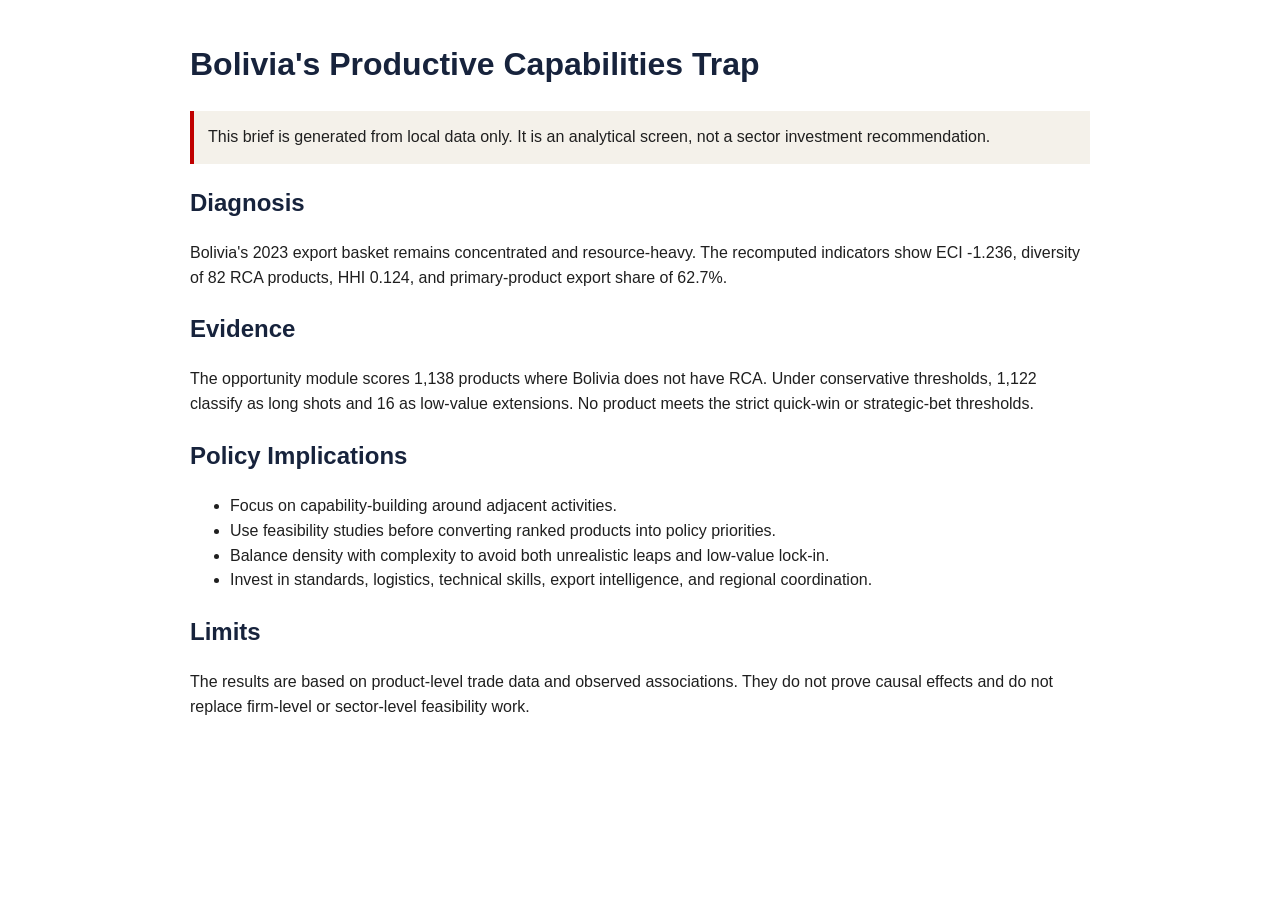
<file: paper/policy_brief.html>
<html><head><meta charset="utf-8"><title>Policy Brief</title><style>body{font-family:Arial,sans-serif;max-width:900px;margin:40px auto;line-height:1.55;color:#1f1f1f}h1,h2{color:#17233c}.note{background:#f4f1ea;padding:14px;border-left:4px solid #c00000}</style></head><body>
<h1>Bolivia's Productive Capabilities Trap</h1>
<p class="note">This brief is generated from local data only. It is an analytical screen, not a sector investment recommendation.</p>
<h2>Diagnosis</h2>
<p>Bolivia's 2023 export basket remains concentrated and resource-heavy. The recomputed indicators show ECI -1.236, diversity of 82 RCA products, HHI 0.124, and primary-product export share of 62.7%.</p>
<h2>Evidence</h2>
<p>The opportunity module scores 1,138 products where Bolivia does not have RCA. Under conservative thresholds, 1,122 classify as long shots and 16 as low-value extensions. No product meets the strict quick-win or strategic-bet thresholds.</p>
<h2>Policy Implications</h2>
<ul><li>Focus on capability-building around adjacent activities.</li><li>Use feasibility studies before converting ranked products into policy priorities.</li><li>Balance density with complexity to avoid both unrealistic leaps and low-value lock-in.</li><li>Invest in standards, logistics, technical skills, export intelligence, and regional coordination.</li></ul>
<h2>Limits</h2>
<p>The results are based on product-level trade data and observed associations. They do not prove causal effects and do not replace firm-level or sector-level feasibility work.</p>
</body></html>
</file>
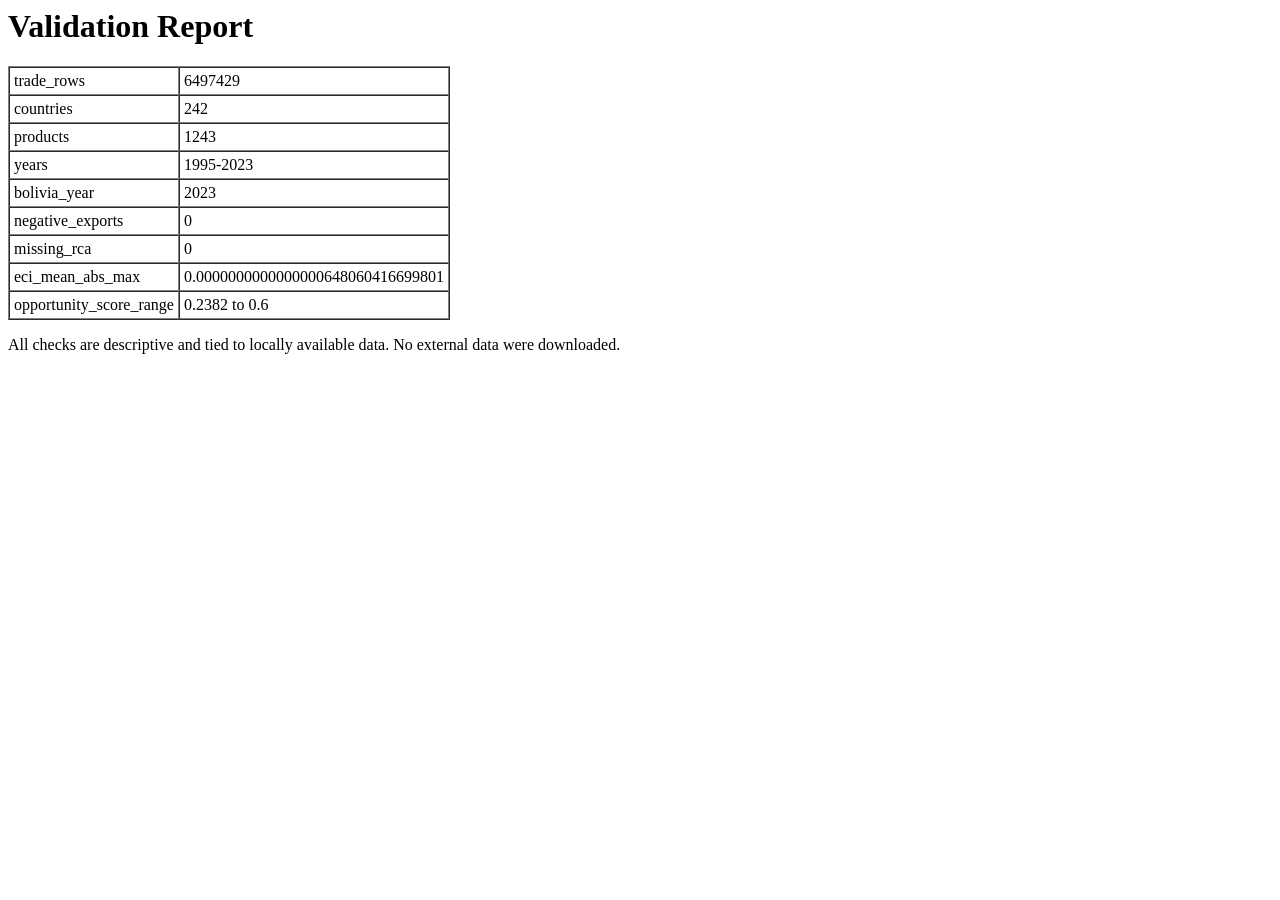
<file: outputs/reports/VALIDATION_REPORT.html>
<html><head><meta charset="utf-8"><title>Validation Report</title></head><body>
<h1>Validation Report</h1>
<table border="1" cellspacing="0" cellpadding="4">
<tr><td>trade_rows</td><td>6497429</td></tr>
<tr><td>countries</td><td>242</td></tr>
<tr><td>products</td><td>1243</td></tr>
<tr><td>years</td><td>1995-2023</td></tr>
<tr><td>bolivia_year</td><td>2023</td></tr>
<tr><td>negative_exports</td><td>0</td></tr>
<tr><td>missing_rca</td><td>0</td></tr>
<tr><td>eci_mean_abs_max</td><td>0.0000000000000000648060416699801</td></tr>
<tr><td>opportunity_score_range</td><td>0.2382 to 0.6</td></tr>
</table>
<p>All checks are descriptive and tied to locally available data. No external data were downloaded.</p>
</body></html>
</file>
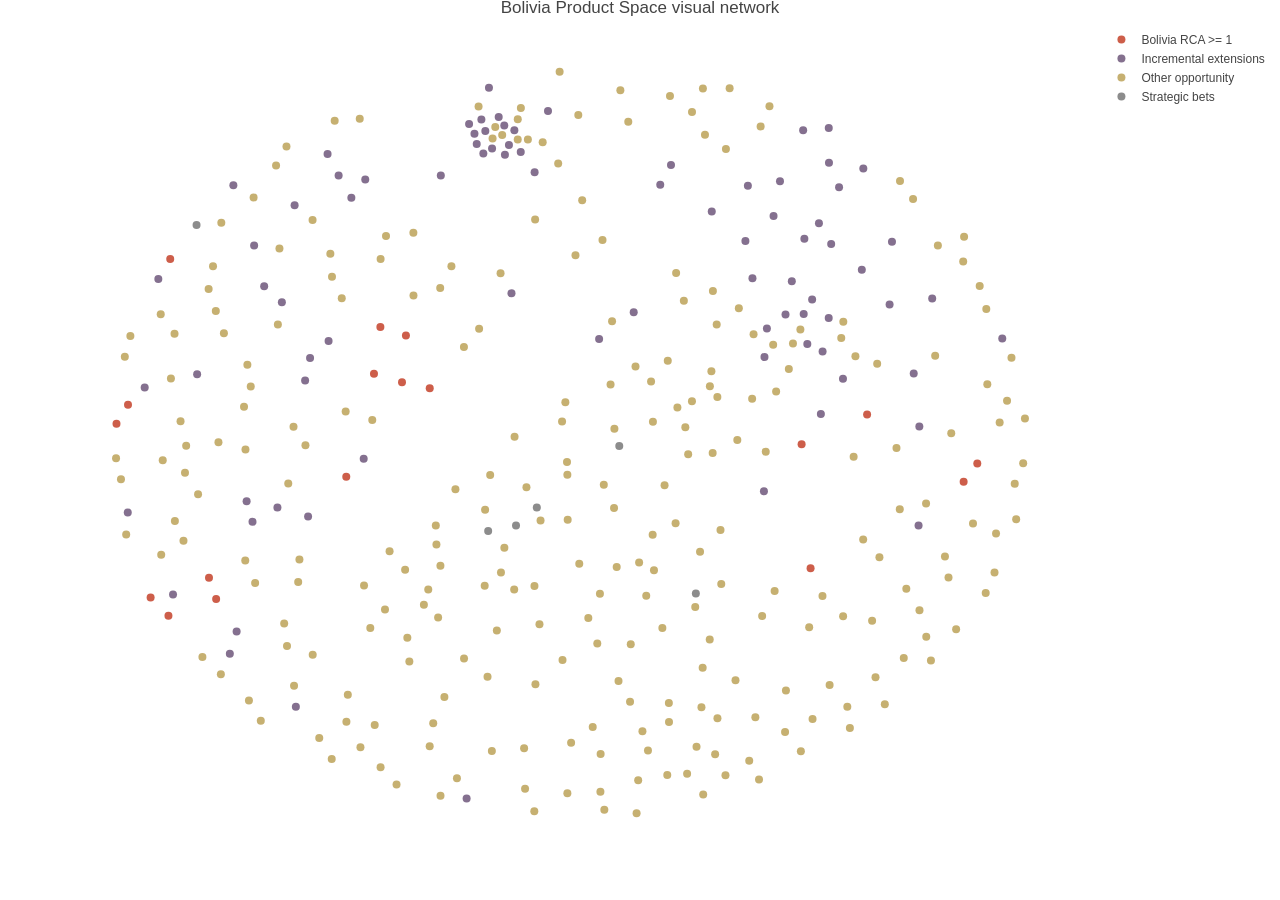
<file: outputs/figures/png/bolivia_product_space_interactive.html>
<!DOCTYPE html>
<html lang="en">
<head>
<meta charset="utf-8"/>
<style>body{background-color:white;}</style>
<link href="bolivia_product_space_interactive_files/htmltools-fill-0.5.9/fill.css" rel="stylesheet" />
<script src="bolivia_product_space_interactive_files/htmlwidgets-1.6.4/htmlwidgets.js"></script>
<script src="bolivia_product_space_interactive_files/plotly-binding-4.12.0/plotly.js"></script>
<script src="bolivia_product_space_interactive_files/typedarray-0.1/typedarray.min.js"></script>
<script src="bolivia_product_space_interactive_files/jquery-3.5.1/jquery.min.js"></script>
<link href="bolivia_product_space_interactive_files/crosstalk-1.2.2/css/crosstalk.min.css" rel="stylesheet" />
<script src="bolivia_product_space_interactive_files/crosstalk-1.2.2/js/crosstalk.min.js"></script>
<link href="bolivia_product_space_interactive_files/plotly-htmlwidgets-css-2.25.2/plotly-htmlwidgets.css" rel="stylesheet" />
<script src="bolivia_product_space_interactive_files/plotly-main-2.25.2/plotly-latest.min.js"></script>
  <title>plotly</title>
</head>
<body>
<div id="htmlwidget_container">
  <div class="plotly html-widget html-fill-item" id="htmlwidget-63153de90008b86c61ae" style="width:100%;height:400px;"></div>
</div>
<script type="application/json" data-for="htmlwidget-63153de90008b86c61ae">{"x":{"visdat":{"18841c9f4c21":["function () ","plotlyVisDat"]},"cur_data":"18841c9f4c21","attrs":{"18841c9f4c21":{"x":{},"y":{},"mode":"markers","text":{},"hoverinfo":"text","marker":{"size":8,"opacity":0.81999999999999995,"line":{"width":0}},"color":{},"colors":["#c23b22","#7b3294","#1b7837","#fdae61","#737373"],"alpha_stroke":1,"sizes":[10,100],"spans":[1,20],"type":"scatter"}},"layout":{"margin":{"b":40,"l":60,"t":25,"r":10},"title":"Bolivia Product Space visual network","xaxis":{"domain":[0,1],"automargin":true,"visible":false,"title":"x"},"yaxis":{"domain":[0,1],"automargin":true,"visible":false,"title":"y"},"hovermode":"closest","showlegend":true},"source":"A","config":{"modeBarButtonsToAdd":["hoverclosest","hovercompare"],"showSendToCloud":false},"data":[{"x":[-19.151519528405288,-18.727140019868894,6.408458988975843,-10.689831485317535,8.4899796606017102,-17.173008130998948,-8.49319850690161,-15.74523310873572,-15.481447546762471,-9.4337763109334158,12.044882045807324,12.547675427809452,-7.6162753122341673,-8.6375529661799053,-9.6696218783893908,6.0778106300013981,-17.238037124952125,-17.895002049488777],"y":[2.2149316664585186,3.062296289387938,-4.2397832742008923,-0.15117593905494792,2.6271490781665698,9.5674171379873005,6.15155434607638,-4.6700474326529173,-5.6212739113812695,6.5393020147045986,-0.38220165860777072,0.43914191271352832,3.8001063384328622,4.0625912483813087,4.4506222867725773,1.2927478701273605,-6.3621301649641149,-5.5485369497959702],"mode":"markers","text":["0202<br>Animal products<br>Bolivia RCA >= 1<br>PCI: -1.32","0206<br>Animal products<br>Bolivia RCA >= 1<br>PCI: -0.55","0408<br>Animal products<br>Bolivia RCA >= 1<br>PCI: -0.25","1104<br>Vegetable products<br>Bolivia RCA >= 1<br>PCI: -0.86","1602<br>Foodstuffs<br>Bolivia RCA >= 1<br>PCI: -0.13","2008<br>Foodstuffs<br>Bolivia RCA >= 1<br>PCI: -1.08","2528<br>Minerals<br>Bolivia RCA >= 1<br>PCI: -0.95","2607<br>Minerals<br>Bolivia RCA >= 1<br>PCI: -1.46","2608<br>Minerals<br>Bolivia RCA >= 1<br>PCI: -1.64","2810<br>Chemicals<br>Bolivia RCA >= 1<br>PCI: -1.01","4109<br>Hides and leather<br>Bolivia RCA >= 1<br>PCI: -0.55","4110<br>Hides and leather<br>Bolivia RCA >= 1<br>PCI: -0.76","4403<br>Wood and paper<br>Bolivia RCA >= 1<br>PCI: -1.5","4407<br>Wood and paper<br>Bolivia RCA >= 1<br>PCI: -1.23","4409<br>Wood and paper<br>Bolivia RCA >= 1<br>PCI: -1.03","4417<br>Wood and paper<br>Bolivia RCA >= 1<br>PCI: -0.43","7204<br>Metals<br>Bolivia RCA >= 1<br>PCI: -0.74","7602<br>Metals<br>Bolivia RCA >= 1<br>PCI: -0.8"],"hoverinfo":["text","text","text","text","text","text","text","text","text","text","text","text","text","text","text","text","text","text"],"marker":{"color":"rgba(194,59,34,1)","size":8,"opacity":0.81999999999999995,"line":{"color":"rgba(194,59,34,1)","width":0}},"type":"scatter","name":"Bolivia RCA >= 1","textfont":{"color":"rgba(194,59,34,1)"},"error_y":{"color":"rgba(194,59,34,1)"},"error_x":{"color":"rgba(194,59,34,1)"},"line":{"color":"rgba(194,59,34,1)"},"xaxis":"x","yaxis":"y","frame":null},{"x":[8.2954063127407753,-18.113111507317626,-12.205089806101498,-12.023245054551699,-11.341281249798428,-9.9902803037635746,-10.971219256125808,6.7875776958818479,7.6014170241158565,-16.182045063922015,9.4059110581171481,7.4578430982356787,7.0855854547576751,6.7162300945074982,5.0449215532547615,7.1669393025356616,4.099713250856043,10.385370433955508,8.3502845600089888,5.281949868613899,2.7696009170863212,-14.727166151204235,-13.225333408605964,-14.142753555290094,-12.095823815860069,-10.047883857650911,-14.359221103640792,-12.546348541171996,-10.502672781051565,4.2683629113626909,-6.2580139387772009,6.1551128082623272,7.0763489635532899,6.179969886532227,5.7176574023880393,4.008507324837062,-17.610640309639646,6.4659920182147808,4.8003835594516122,-11.378619079174113,-14.977631162292083,1.2682095136126021,0.87270566595119159,10.206881527486717,5.4855852190656638,13.467031309313102,-14.847589805649667,10.887350560773202,6.288374685603352,6.8508722375103623,10.413521480462549,-18.736054332400233,-1.3787226857731347,-13.713147762676861,-13.061136887688464,9.3182592680934881,4.7110108388400063,-12.592693370410883,-4.6053924129484551,-5.7138187759409629,-5.0765788851449631,-4.8709823602829072,-4.4996517716695781,-5.6423103701151112,-5.8859550947383621,-4.6994951603201667,-3.7539345669966364,-5.3207795903386756,-4.2650228057106423,-4.8474036225773789,-3.2612911184851221,-5.5683059510673152,-5.9690912660747442,-6.1671476871989279,-7.2084052942960364,4.6905773418897105,-5.4350087166719732,-14.083012792482835,6.1350602159608174,7.077914490169408,-17.069418277612698,-0.10485237878696983],"y":[9.0961792211885104,3.8281045693907871,4.1439934966463801,5.151563864002819,5.9132734143941752,13.123501590152843,13.303977306663411,2.6473221748047298,4.2204257680129933,4.4203838222122203,10.347468895116132,12.778489498732435,13.873083567674048,11.172845851461865,11.491968652482145,10.240218960893896,12.848366536716679,-2.333408957039619,13.615602718484068,13.04787002639743,11.69594804681811,-7.0688883010712331,-1.5332231915642185,-2.1693090709197809,-1.9335531149975631,0.65435310586794959,-1.2519831118509206,-10.427623674486352,12.307695244729381,8.7101854876624962,-14.53281430870847,7.1175602541836325,6.9409969189159586,10.482194337950453,8.5764859139501652,10.381036121583989,8.676257206955647,7.7674195453409327,6.4692158965747399,14.258934930374926,-8.0657076365621236,13.774127377651538,12.888335258342662,4.4613246354613061,7.0929313103856968,6.0218497202363208,12.869390899414597,7.8091105163738854,5.7745244707780037,5.4413512345456105,2.0878885286476909,-1.7567733526027109,6.0027704223599425,8.3538970551409637,7.6409684271949017,7.5376213382492425,5.1954277315403807,11.971675052434191,8.0371682790434988,15.800737539613861,15.921547257737418,15.53099267580042,15.32579083353702,14.285054723966496,14.711742290484828,14.662461487292582,13.443482347500145,14.513714384854771,14.348959842302673,14.225629086527672,16.182788458202765,15.293994675557254,15.163343326279408,15.605987929220838,13.2972400897492,-0.8054643758574026,17.217770089736014,10.18067279548587,15.319456804848082,15.419737021460143,-5.4166183270173258,7.1891335840928168],"mode":"markers","text":["0105<br>Animal products<br>Incremental extensions<br>PCI: -0.57","0201<br>Animal products<br>Incremental extensions<br>PCI: -0.65","0302<br>Animal products<br>Incremental extensions<br>PCI: -1.2","0304<br>Animal products<br>Incremental extensions<br>PCI: -1.2","0305<br>Animal products<br>Incremental extensions<br>PCI: -1.93","0306<br>Animal products<br>Incremental extensions<br>PCI: -1.75","0307<br>Animal products<br>Incremental extensions<br>PCI: -1.45","0401<br>Animal products<br>Incremental extensions<br>PCI: -0.03","0403<br>Animal products<br>Incremental extensions<br>PCI: -0.37","0405<br>Animal products<br>Incremental extensions<br>PCI: -0.49","0407<br>Animal products<br>Incremental extensions<br>PCI: -0.52","0702<br>Vegetable products<br>Incremental extensions<br>PCI: -1.3","0707<br>Vegetable products<br>Incremental extensions<br>PCI: -0.72","0709<br>Vegetable products<br>Incremental extensions<br>PCI: -0.98","0710<br>Vegetable products<br>Incremental extensions<br>PCI: -0.81","0711<br>Vegetable products<br>Incremental extensions<br>PCI: -0.89","0712<br>Vegetable products<br>Incremental extensions<br>PCI: -1.32","0806<br>Vegetable products<br>Incremental extensions<br>PCI: -1.33","0807<br>Vegetable products<br>Incremental extensions<br>PCI: -1.39","0811<br>Vegetable products<br>Incremental extensions<br>PCI: -0.53","0813<br>Vegetable products<br>Incremental extensions<br>PCI: -0.8","0909<br>Vegetable products<br>Incremental extensions<br>PCI: -1.35","1001<br>Vegetable products<br>Incremental extensions<br>PCI: -0.2","1003<br>Vegetable products<br>Incremental extensions<br>PCI: 0.07","1005<br>Vegetable products<br>Incremental extensions<br>PCI: -1.05","1103<br>Vegetable products<br>Incremental extensions<br>PCI: -0.95","1205<br>Vegetable products<br>Incremental extensions<br>PCI: -0.16","1509<br>Fats and oils<br>Incremental extensions<br>PCI: -0.73","1605<br>Foodstuffs<br>Incremental extensions<br>PCI: -1.48","1704<br>Foodstuffs<br>Incremental extensions<br>PCI: -0.52","1804<br>Foodstuffs<br>Incremental extensions<br>PCI: -1.24","1904<br>Foodstuffs<br>Incremental extensions<br>PCI: -0.5","1905<br>Foodstuffs<br>Incremental extensions<br>PCI: -0.2","2001<br>Foodstuffs<br>Incremental extensions<br>PCI: -0.76","2005<br>Foodstuffs<br>Incremental extensions<br>PCI: -0.78","2007<br>Foodstuffs<br>Incremental extensions<br>PCI: -0.53","2009<br>Foodstuffs<br>Incremental extensions<br>PCI: -0.75","2103<br>Foodstuffs<br>Incremental extensions<br>PCI: -0.25","2105<br>Foodstuffs<br>Incremental extensions<br>PCI: -0.1","2301<br>Foodstuffs<br>Incremental extensions<br>PCI: -1.54","2515<br>Minerals<br>Incremental extensions<br>PCI: -1.32","2713<br>Minerals<br>Incremental extensions<br>PCI: -0.9","2715<br>Minerals<br>Incremental extensions<br>PCI: -0.88","2716<br>Minerals<br>Incremental extensions<br>PCI: -0.48","3402<br>Chemicals<br>Incremental extensions<br>PCI: -0.06","3806<br>Chemicals<br>Incremental extensions<br>PCI: -0.02","3901<br>Plastics and rubber<br>Incremental extensions<br>PCI: 0.13","3915<br>Plastics and rubber<br>Incremental extensions<br>PCI: -0.65","3917<br>Plastics and rubber<br>Incremental extensions<br>PCI: 0","3923<br>Plastics and rubber<br>Incremental extensions<br>PCI: -0.03","4411<br>Wood and paper<br>Incremental extensions<br>PCI: 0.11","4412<br>Wood and paper<br>Incremental extensions<br>PCI: -0.84","4418<br>Wood and paper<br>Incremental extensions<br>PCI: -0.21","4703<br>Wood and paper<br>Incremental extensions<br>PCI: -0.19","4705<br>Wood and paper<br>Incremental extensions<br>PCI: -0.15","4707<br>Wood and paper<br>Incremental extensions<br>PCI: -0.16","4818<br>Wood and paper<br>Incremental extensions<br>PCI: -0.19","5205<br>Textiles and apparel<br>Incremental extensions<br>PCI: -1.53","5702<br>Textiles and apparel<br>Incremental extensions<br>PCI: -0.8","6101<br>Textiles and apparel<br>Incremental extensions<br>PCI: -1","6102<br>Textiles and apparel<br>Incremental extensions<br>PCI: -0.99","6103<br>Textiles and apparel<br>Incremental extensions<br>PCI: -1.23","6104<br>Textiles and apparel<br>Incremental extensions<br>PCI: -1.19","6105<br>Textiles and apparel<br>Incremental extensions<br>PCI: -1.2","6106<br>Textiles and apparel<br>Incremental extensions<br>PCI: -1.22","6107<br>Textiles and apparel<br>Incremental extensions<br>PCI: -1.09","6108<br>Textiles and apparel<br>Incremental extensions<br>PCI: -1.19","6109<br>Textiles and apparel<br>Incremental extensions<br>PCI: -1.09","6111<br>Textiles and apparel<br>Incremental extensions<br>PCI: -1.06","6114<br>Textiles and apparel<br>Incremental extensions<br>PCI: -1.08","6115<br>Textiles and apparel<br>Incremental extensions<br>PCI: -0.65","6203<br>Textiles and apparel<br>Incremental extensions<br>PCI: -0.93","6205<br>Textiles and apparel<br>Incremental extensions<br>PCI: -0.95","6211<br>Textiles and apparel<br>Incremental extensions<br>PCI: -0.83","6305<br>Textiles and apparel<br>Incremental extensions<br>PCI: -1.67","6401<br>Footwear and headgear<br>Incremental extensions<br>PCI: -0.53","6405<br>Footwear and headgear<br>Incremental extensions<br>PCI: -0.58","7213<br>Metals<br>Incremental extensions<br>PCI: -0.54","7401<br>Metals<br>Incremental extensions<br>PCI: -1.25","7402<br>Metals<br>Incremental extensions<br>PCI: -1.77","7404<br>Metals<br>Incremental extensions<br>PCI: -1.13","7612<br>Metals<br>Incremental extensions<br>PCI: 0.01"],"hoverinfo":["text","text","text","text","text","text","text","text","text","text","text","text","text","text","text","text","text","text","text","text","text","text","text","text","text","text","text","text","text","text","text","text","text","text","text","text","text","text","text","text","text","text","text","text","text","text","text","text","text","text","text","text","text","text","text","text","text","text","text","text","text","text","text","text","text","text","text","text","text","text","text","text","text","text","text","text","text","text","text","text","text","text"],"marker":{"color":"rgba(105,81,118,1)","size":8,"opacity":0.81999999999999995,"line":{"color":"rgba(105,81,118,1)","width":0}},"type":"scatter","name":"Incremental extensions","textfont":{"color":"rgba(105,81,118,1)"},"error_y":{"color":"rgba(105,81,118,1)"},"error_x":{"color":"rgba(105,81,118,1)"},"line":{"color":"rgba(105,81,118,1)"},"xaxis":"x","yaxis":"y","frame":null},{"x":[-13.837302504413634,7.6064037398171545,6.846591502133232,-17.146894423238823,7.9941709792673814,9.6934738228422148,10.661543235203709,-9.7318460601714474,5.0850833696264184,-12.612793474416684,5.6074233919281182,-7.2192586443530278,-6.614487078096162,1.7416982583731926,9.5717617762127336,7.6142033458872973,11.35695391339268,-12.460214520725911,-15.596597844608288,12.916735777622803,9.8408034526552761,13.37154429549137,7.7611026401455883,-16.628878055223439,13.643530630027048,14.30276663516128,-16.585649889643285,11.768610747768857,9.1419284985061608,8.7996725654026537,10.668424994771851,-16.14745847304016,-16.792606497465336,10.840695152272453,-12.872185168872015,-11.925522036115295,-12.97644566442542,12.857721057017327,-14.409524412196623,8.6742170841412616,4.894771611710957,2.9515438511829371,4.3087415666717144,2.8119354951114306,1.4570409398794206,2.7004481278256192,7.5379547298100213,-12.8915867031207,-13.275273330148277,13.237938008942628,2.160774732391058,-14.274862673989864,-14.045753159125947,-11.215263897056962,-12.414798150483437,-13.209066219531787,13.806783158991541,4.5692144990335839,3.7665975705541679,-2.7262405386112163,10.182473575480113,12.389558702839169,0.64179696392555818,6.3568315321283988,-14.102489845136223,-11.275515630315656,-18.844782744807134,-18.640272204283576,13.979392549242535,-10.856272214697766,10.418871997602745,7.8560429413697728,-7.4878667404407784,3.7103432409738653,2.7563903437307054,1.031279777973831,1.5040006731499334,-1.3487767859633233,-4.8683598793166434,-7.6183394424489705,-3.5353010879217885,-7.2225241759529721,2.5193813809176815,-0.5959058441812094,-10.712133952174103,-18.794318155376626,11.588780610325905,8.0596878843648394,5.1399621362395704,5.7605858746203262,5.0310890128272794,1.1496757909790893,-0.90184920326870244,8.8609493242076383,2.3380513213316916,10.996547697782498,-10.193656208646454,-11.116540739905988,12.635593162248631,-11.930917021058862,-11.685184360159889,-9.6424317126910228,12.879420736613412,-10.167616238910409,-2.249242148631704,-8.8384516984489743,-9.426475380359653,-11.225545629926144,-10.632858257210897,-5.0080629268270203,-10.684476365860082,-17.014209040435823,12.061610993485086,12.028723845671095,0.21682026098624443,-3.7596512401223912,11.096394158334634,-5.2027110504942504,-4.3743725608159147,-2.8866439465649876,3.4274059800539947,1.2308737734581832,-4.2599896030618032,-2.8329170407440407,-4.9476291381340207,-5.3025707529875268,-4.3755605357579412,-3.4569202279045537,-4.0022179086776202,-5.8172899046475175,-3.7354831506101012,3.2908995735971689,2.443615565391442,-2.0018035001688674,-2.1456868905328146,-0.3046121821082739,2.0421428035548082,-15.98760215089527,-15.308140334647474,2.9789736586013746,0.35650660355486558,4.7567603766492734,-9.0947029932308645,-8.5227881454039558,-5.5774343977974032,9.7019445345469872,-2.5613324000096265,-0.8291349171492175,-15.758641712990686,-7.2305665164989783,-8.2147756451941518,-6.817577959320781,-13.150394162650644,7.1088402689129264,6.4811260259535226,-14.33142563429849,4.3749515741069827,-4.1411590613460669,9.9340087870670342,-2.4098721027868399,-5.3283435389004206,4.1491325903921714,-1.6143713833869944,-2.7431217573958149,2.0404269811540763,-0.03821287648405422,6.0332477460172163,-1.2541583242253227,4.2563850476164964,-2.5481322684452241,-7.3694736555303129,-2.1100293027425683,-1.2063165372263778,11.488090676419723,3.6436245151647135,5.50075613910498,-14.454994412002268,-15.493588144713861,-14.207586576047724,1.7961878474489716,2.2085189797716778,13.182235445550049,2.9754309723512646,-2.5480154094162648,-15.196124400619516,1.1891762069561342,-0.6640440664859808,13.926006537424138,14.237637707061019,-5.4878323070947852,-0.95723381121724171,-5.7977284380377885,3.0910423767082706,-6.3568994996456532,-6.6698618493645103,-9.8053471917440937,-7.83129424131665,-5.1450973754468405,-0.21368923746766647,-0.23963591136042964,-5.3906185267184261,-4.9924415448715562,0.0012216920325472426,0.95011658854634473,-3.5749743778397001,-1.7762585233392967,0.60307326648269544,-0.73114048451738833,0.094463776252942694,-1.4457563283574559,3.1193513068312151,-1.3229396566058358,5.4692748279338943,-4.4921027671817848,-15.396305248348089,-17.448569595898437,-14.401213392524099,2.4544841503568566,0.420798323954586,3.2743139417568274,0.059730299014364496,-1.3309849914832388,-1.1866881381068899,4.5099970181477351,-4.105502914163738,1.1949814974997262,2.8934110653546359,2.3903486255749318,2.4344474578992159,-6.3532436146229774,6.0508681583144996,2.6948467008140691,1.1316464449396162,1.861624227630053,-7.3075946044247608,-7.6707412321407356,-9.263978937808341,-4.5062192853549936,-0.81578525826549042,-16.684641632666619,-7.3927702945548646,-5.5924537876366154,-3.7654802105655887,-3.7233759772477391,1.4373502722506497,-8.2183704651141039,-2.6216537453523006,-9.4251847984032633,-9.2268244650812754,-12.8262907039236,-2.5362957747102968,-4.0544717752481629,8.9438273770913117,8.3451636860540628,-17.000589813084808,0.59315021505970689,-18.986408957407978,-19.167671989359665,-8.4410633759885254,-10.035655706489418,-15.291437961770391,-8.3667161812970807,-12.193124786907109,-12.63217829862948,-7.0760644798632457,1.9006628807180117,4.6251291095976486,2.8025662500830721,0.53488852753580352,-17.522139223986674,-17.504795360210426],"y":[-11.057538603871127,-6.389555252602058,-5.4855669646373775,4.2391296312276099,0.73859557463885495,-1.6029651267428318,-1.3528806087661576,2.3813883393406399,-5.256285285049958,-9.4965697786413461,4.660740468837699,-14.404219617679633,-13.620358039763742,7.7051195121148144,1.1308219150843861,6.7664199248243397,-3.7144089370907194,-4.8583395918584875,9.2540834736998772,3.9761406282470237,-8.2534841759911366,2.265928734872801,-10.429586461058024,0.025142238147715431,3.2454517498496402,2.4450638991757305,1.2268968460777447,-6.9704471054224735,-10.313343987157509,-9.1136869873978874,-7.3059974276451296,-0.93579994471939987,2.3246053395926305,-8.3628805157056725,-7.7114021027086466,-8.1045343511487165,-6.7066630775068061,-5.3540411793143878,-3.8952303206878778,-6.5929137109215619,16.399502080747695,6.6444282342920093,6.212985564774737,8.1461137091436591,8.9477525383819145,3.8930545119562034,6.0377471394875935,14.603793490530791,13.746447780211025,-2.6951803719635956,-5.9700068545076661,-10.146132385850263,-4.8983354090470836,8.7835553057574955,-3.8510115690644633,6.6472750077048772,5.1656623051669097,15.493613459211495,7.3739874477642244,-8.3439814333226199,12.24943741566301,-2.2482301000286777,-4.3363961185253723,-6.8797025814080932,12.325346006122839,9.8060461060213253,5.2100479181686117,6.1300272657908081,-2.056485484082927,7.8154705242974467,-6.1245979177893188,-11.375322630272544,-11.16592070263953,1.4863580334263355,4.5535580888732117,-0.53388229111993424,2.943249204261698,-5.3870294963246836,-3.3257548967132702,-12.198055008592357,-2.1057247283288292,-4.1259960353921059,15.119887824565499,17.109641897600717,2.7587300148521932,-2.7315010629548362,1.7879747348052042,5.2280281867531189,3.6550631375791554,5.7986334749377653,5.7422260212839165,5.0237055466227831,6.7922666862993282,4.8918403811952107,-3.5026626997823729,5.2487146388577202,15.833014903143853,15.746418644821631,8.3648241523562294,11.310345131336192,-11.827955661854554,-11.243803750625382,7.3421036239133679,-12.236901240912067,9.7439902718954698,-13.904406602231397,-13.129102900681417,-12.765345473927901,-9.8981683030976377,8.9355878277740803,-11.100057854223708,6.2327951604852894,10.565629987791201,9.4655364955102623,-11.529012149711342,-5.0334041803611047,10.175635979310412,15.465332825460823,15.820879192871613,13.838353264385919,17.196722655119295,16.850782201776447,16.31841573629498,17.937589139050512,15.108752872654135,14.953581819359936,14.914576299969799,14.785204068615466,14.915193660846297,16.382431381405233,11.340405778753341,14.48732777037254,17.191243789590342,12.197159483854941,16.004848686373094,15.703119093488112,16.139461409070361,-8.210446075511193,-8.9768295812417485,-10.943412438702225,-5.4683500378158838,0.96684240047501546,-3.4788715514890076,-4.3145071403160449,-1.6291556987929412,13.052165254261869,0.50376426444217037,-1.5482817112220215,8.2363555389055296,8.2751143293987433,7.9435759021313066,9.2467778674238765,10.042066761198114,-9.4623205018955794,-10.981313950315052,4.8525983264407291,-10.897260113950876,-12.284818886683912,-5.160610813188943,-12.042085866094567,-12.403395571552238,-12.840416339887824,-11.336106848862091,2.3077897198932034,3.2132584014676273,4.7748705634003779,6.427403141800057,10.418935434885078,3.3311223920813364,-14.292298351194571,-3.1774689783411865,-4.0448229849691906,-0.51054192681494404,-4.6531897149167891,-9.2488162108761216,-9.7048613334154581,2.9697474145061249,7.244735588593576,3.875377651149738,2.0589794781262096,-12.215877083709163,-4.4370090093880901,3.405106375644964,-0.068080354198844714,6.2520544082679104,-10.260210165051481,-9.2816345803572293,-0.46760231208311803,0.45045364989476067,-9.0898396289311751,3.9695657944093443,6.4538315768032275,-2.5389458368031512,5.6360634212306353,-0.70962190557208205,-6.9072508283347451,-5.8764592065854453,-7.0281570569181637,-7.6394209649975231,-10.208487504224104,-0.073201791540575337,-4.4358160337359891,-15.188016380901008,-6.9175373181383906,-6.7469018448063949,-6.4607817660161659,2.3069849986673634,-4.1899819261416651,-3.9850082355296514,-7.6044011575774055,-4.9426244253127463,-12.535641369526118,-11.559463709918285,1.6364018516968324,1.3837061634471088,0.58320011493560531,1.0625175983251396,-14.351484359915689,-12.383834656754857,-13.49297223882192,-13.712772198819065,-14.233043685120244,-15.0274420118878,-13.675585458350767,-14.095826704615735,-11.109748749866746,-12.551935578527246,-10.455037801109446,-8.6893619157190631,-8.2741518335273589,-12.415050379222979,-7.4315131978177025,-13.475191718984796,-13.428087771949935,-6.4384680840470043,-5.1908325591605351,-6.0860328264303618,-5.188697489812272,1.9889603244114811,-3.0120590994169367,-2.327887229771251,-5.024176223568837,-15.096302601732162,-9.4212382334056972,-2.2344160190051339,10.745050564038051,3.1740983589834237,9.5716137865818798,10.602155604268642,-0.4543578861579492,-2.0737869114540177,-0.62955599878659119,-3.7471801283210371,-2.9551014224820893,-2.1320859289830794,-2.7471408122597945,-0.26609461345741864,0.67411471885512142,-7.3462467066284241,-5.0168719969638573,11.193156587950838,-8.4140069119247283,1.2468187454260826,2.0747581744154702,-9.9990662264583587,0.84498269316580465,-6.373907642152763,0.90875244035866798,4.1007530624632071,7.0997636470252292,-3.6403911439408252],"mode":"markers","text":["0101<br>Animal products<br>Other opportunity<br>PCI: 0.15","0203<br>Animal products<br>Other opportunity<br>PCI: 0.49","0209<br>Animal products<br>Other opportunity<br>PCI: 0.36","0404<br>Animal products<br>Other opportunity<br>PCI: 0.25","0406<br>Animal products<br>Other opportunity<br>PCI: 0.13","0808<br>Vegetable products<br>Other opportunity<br>PCI: -0.51","0809<br>Vegetable products<br>Other opportunity<br>PCI: -0.94","1004<br>Vegetable products<br>Other opportunity<br>PCI: 0.01","1501<br>Fats and oils<br>Other opportunity<br>PCI: 0.15","1510<br>Fats and oils<br>Other opportunity<br>PCI: -0.69","1601<br>Foodstuffs<br>Other opportunity<br>PCI: 0.18","1803<br>Foodstuffs<br>Other opportunity<br>PCI: -0.74","1805<br>Foodstuffs<br>Other opportunity<br>PCI: -0.41","1806<br>Foodstuffs<br>Other opportunity<br>PCI: 0.3","1901<br>Foodstuffs<br>Other opportunity<br>PCI: -0.32","2106<br>Foodstuffs<br>Other opportunity<br>PCI: 0.11","2707<br>Minerals<br>Other opportunity<br>PCI: 0.53","2812<br>Chemicals<br>Other opportunity<br>PCI: 1.85","2843<br>Chemicals<br>Other opportunity<br>PCI: 1.73","2902<br>Chemicals<br>Other opportunity<br>PCI: 0.68","2903<br>Chemicals<br>Other opportunity<br>PCI: 0.95","2907<br>Chemicals<br>Other opportunity<br>PCI: 1.07","2912<br>Chemicals<br>Other opportunity<br>PCI: 1.43","2913<br>Chemicals<br>Other opportunity<br>PCI: 1.12","2914<br>Chemicals<br>Other opportunity<br>PCI: 1.56","2916<br>Chemicals<br>Other opportunity<br>PCI: 0.83","2919<br>Chemicals<br>Other opportunity<br>PCI: 1.9","2920<br>Chemicals<br>Other opportunity<br>PCI: 1.56","2921<br>Chemicals<br>Other opportunity<br>PCI: 1.28","2925<br>Chemicals<br>Other opportunity<br>PCI: 0.84","2926<br>Chemicals<br>Other opportunity<br>PCI: 1.54","2927<br>Chemicals<br>Other opportunity<br>PCI: 1.27","2928<br>Chemicals<br>Other opportunity<br>PCI: 0.79","2931<br>Chemicals<br>Other opportunity<br>PCI: 1.74","2933<br>Chemicals<br>Other opportunity<br>PCI: 0.96","2934<br>Chemicals<br>Other opportunity<br>PCI: 1.17","2935<br>Chemicals<br>Other opportunity<br>PCI: 0.9","2940<br>Chemicals<br>Other opportunity<br>PCI: 1.15","3001<br>Chemicals<br>Other opportunity<br>PCI: 0.73","3002<br>Chemicals<br>Other opportunity<br>PCI: 1.8","3004<br>Chemicals<br>Other opportunity<br>PCI: 0.74","3208<br>Chemicals<br>Other opportunity<br>PCI: 0.35","3209<br>Chemicals<br>Other opportunity<br>PCI: -0.15","3210<br>Chemicals<br>Other opportunity<br>PCI: 0.25","3212<br>Chemicals<br>Other opportunity<br>PCI: 0.95","3214<br>Chemicals<br>Other opportunity<br>PCI: 0.52","3305<br>Chemicals<br>Other opportunity<br>PCI: 0.39","3306<br>Chemicals<br>Other opportunity<br>PCI: 0.29","3307<br>Chemicals<br>Other opportunity<br>PCI: 0.29","3403<br>Chemicals<br>Other opportunity<br>PCI: 1.45","3406<br>Chemicals<br>Other opportunity<br>PCI: 0.1","3502<br>Chemicals<br>Other opportunity<br>PCI: 0.28","3504<br>Chemicals<br>Other opportunity<br>PCI: 0.73","3506<br>Chemicals<br>Other opportunity<br>PCI: 0.84","3705<br>Chemicals<br>Other opportunity<br>PCI: 2.65","3803<br>Chemicals<br>Other opportunity<br>PCI: 0.43","3805<br>Chemicals<br>Other opportunity<br>PCI: -0.6","3808<br>Chemicals<br>Other opportunity<br>PCI: 0.21","3814<br>Chemicals<br>Other opportunity<br>PCI: 0.14","3816<br>Chemicals<br>Other opportunity<br>PCI: 0.58","3818<br>Chemicals<br>Other opportunity<br>PCI: 1.93","3819<br>Chemicals<br>Other opportunity<br>PCI: 1.28","3820<br>Chemicals<br>Other opportunity<br>PCI: 0.42","3821<br>Chemicals<br>Other opportunity<br>PCI: 0.93","3902<br>Plastics and rubber<br>Other opportunity<br>PCI: 0.52","3904<br>Plastics and rubber<br>Other opportunity<br>PCI: 1.05","3905<br>Plastics and rubber<br>Other opportunity<br>PCI: 1.27","3906<br>Plastics and rubber<br>Other opportunity<br>PCI: 1.46","3908<br>Plastics and rubber<br>Other opportunity<br>PCI: 1.7","3909<br>Plastics and rubber<br>Other opportunity<br>PCI: 1.2","3911<br>Plastics and rubber<br>Other opportunity<br>PCI: 1.51","3914<br>Plastics and rubber<br>Other opportunity<br>PCI: 1.55","3916<br>Plastics and rubber<br>Other opportunity<br>PCI: 0.73","3920<br>Plastics and rubber<br>Other opportunity<br>PCI: 0.16","3921<br>Plastics and rubber<br>Other opportunity<br>PCI: 0.7","3922<br>Plastics and rubber<br>Other opportunity<br>PCI: 0.47","3925<br>Plastics and rubber<br>Other opportunity<br>PCI: 0.35","3926<br>Plastics and rubber<br>Other opportunity<br>PCI: 1.04","4005<br>Plastics and rubber<br>Other opportunity<br>PCI: 1.12","4006<br>Plastics and rubber<br>Other opportunity<br>PCI: 0.75","4008<br>Plastics and rubber<br>Other opportunity<br>PCI: 1.01","4010<br>Plastics and rubber<br>Other opportunity<br>PCI: 0.98","4202<br>Hides and leather<br>Other opportunity<br>PCI: -0.39","4203<br>Hides and leather<br>Other opportunity<br>PCI: -0.15","4301<br>Hides and leather<br>Other opportunity<br>PCI: -0.42","4408<br>Wood and paper<br>Other opportunity<br>PCI: -0.89","4410<br>Wood and paper<br>Other opportunity<br>PCI: 0.19","4415<br>Wood and paper<br>Other opportunity<br>PCI: 0.2","4808<br>Wood and paper<br>Other opportunity<br>PCI: -0.04","4819<br>Wood and paper<br>Other opportunity<br>PCI: -0.31","4821<br>Wood and paper<br>Other opportunity<br>PCI: 0.16","4822<br>Wood and paper<br>Other opportunity<br>PCI: 0.32","4823<br>Wood and paper<br>Other opportunity<br>PCI: 0.15","4901<br>Wood and paper<br>Other opportunity<br>PCI: 0.37","4902<br>Wood and paper<br>Other opportunity<br>PCI: 0.92","4911<br>Wood and paper<br>Other opportunity<br>PCI: 0.43","5002<br>Textiles and apparel<br>Other opportunity<br>PCI: 0.38","5004<br>Textiles and apparel<br>Other opportunity<br>PCI: 0.53","5204<br>Textiles and apparel<br>Other opportunity<br>PCI: -0.64","5206<br>Textiles and apparel<br>Other opportunity<br>PCI: -1.03","5210<br>Textiles and apparel<br>Other opportunity<br>PCI: -0.42","5309<br>Textiles and apparel<br>Other opportunity<br>PCI: 0.76","5401<br>Textiles and apparel<br>Other opportunity<br>PCI: -0.21","5408<br>Textiles and apparel<br>Other opportunity<br>PCI: 0.58","5503<br>Textiles and apparel<br>Other opportunity<br>PCI: 0.48","5514<br>Textiles and apparel<br>Other opportunity<br>PCI: -0.75","5515<br>Textiles and apparel<br>Other opportunity<br>PCI: 0.13","5516<br>Textiles and apparel<br>Other opportunity<br>PCI: -0.05","5605<br>Textiles and apparel<br>Other opportunity<br>PCI: 0.53","5701<br>Textiles and apparel<br>Other opportunity<br>PCI: -0.63","5801<br>Textiles and apparel<br>Other opportunity<br>PCI: 0.64","5804<br>Textiles and apparel<br>Other opportunity<br>PCI: 0.1","5806<br>Textiles and apparel<br>Other opportunity<br>PCI: 0.28","5807<br>Textiles and apparel<br>Other opportunity<br>PCI: -0.06","5910<br>Textiles and apparel<br>Other opportunity<br>PCI: 1.4","5911<br>Textiles and apparel<br>Other opportunity<br>PCI: 1.21","6002<br>Textiles and apparel<br>Other opportunity<br>PCI: -0.44","6110<br>Textiles and apparel<br>Other opportunity<br>PCI: -0.96","6112<br>Textiles and apparel<br>Other opportunity<br>PCI: -0.64","6113<br>Textiles and apparel<br>Other opportunity<br>PCI: -0.77","6116<br>Textiles and apparel<br>Other opportunity<br>PCI: -0.85","6117<br>Textiles and apparel<br>Other opportunity<br>PCI: -0.9","6201<br>Textiles and apparel<br>Other opportunity<br>PCI: -0.64","6202<br>Textiles and apparel<br>Other opportunity<br>PCI: -0.55","6204<br>Textiles and apparel<br>Other opportunity<br>PCI: -0.96","6206<br>Textiles and apparel<br>Other opportunity<br>PCI: -0.92","6207<br>Textiles and apparel<br>Other opportunity<br>PCI: -1.1","6208<br>Textiles and apparel<br>Other opportunity<br>PCI: -0.69","6209<br>Textiles and apparel<br>Other opportunity<br>PCI: -0.87","6210<br>Textiles and apparel<br>Other opportunity<br>PCI: -0.61","6212<br>Textiles and apparel<br>Other opportunity<br>PCI: -0.87","6214<br>Textiles and apparel<br>Other opportunity<br>PCI: -0.66","6216<br>Textiles and apparel<br>Other opportunity<br>PCI: -0.52","6307<br>Textiles and apparel<br>Other opportunity<br>PCI: -0.84","6403<br>Footwear and headgear<br>Other opportunity<br>PCI: -0.09","6404<br>Footwear and headgear<br>Other opportunity<br>PCI: -0.22","6505<br>Footwear and headgear<br>Other opportunity<br>PCI: -0.82","6801<br>Stone and glass<br>Other opportunity<br>PCI: -0.33","6802<br>Stone and glass<br>Other opportunity<br>PCI: -0.82","6804<br>Stone and glass<br>Other opportunity<br>PCI: 1.49","6806<br>Stone and glass<br>Other opportunity<br>PCI: 0.73","6810<br>Stone and glass<br>Other opportunity<br>PCI: 0.44","6815<br>Stone and glass<br>Other opportunity<br>PCI: 1.01","6903<br>Stone and glass<br>Other opportunity<br>PCI: 1.19","6905<br>Stone and glass<br>Other opportunity<br>PCI: 0.4","7006<br>Stone and glass<br>Other opportunity<br>PCI: 2.32","7007<br>Stone and glass<br>Other opportunity<br>PCI: 0.71","7008<br>Stone and glass<br>Other opportunity<br>PCI: 0.71","7107<br>Precious metals<br>Other opportunity<br>PCI: 1.87","7208<br>Metals<br>Other opportunity<br>PCI: 0.5","7209<br>Metals<br>Other opportunity<br>PCI: 0.08","7210<br>Metals<br>Other opportunity<br>PCI: 0.03","7217<br>Metals<br>Other opportunity<br>PCI: -0.42","7219<br>Metals<br>Other opportunity<br>PCI: 0.9","7220<br>Metals<br>Other opportunity<br>PCI: 1.66","7221<br>Metals<br>Other opportunity<br>PCI: 2.12","7222<br>Metals<br>Other opportunity<br>PCI: 1.56","7224<br>Metals<br>Other opportunity<br>PCI: 0.54","7225<br>Metals<br>Other opportunity<br>PCI: 1.73","7226<br>Metals<br>Other opportunity<br>PCI: 1.31","7227<br>Metals<br>Other opportunity<br>PCI: 0.14","7229<br>Metals<br>Other opportunity<br>PCI: 1.27","7302<br>Metals<br>Other opportunity<br>PCI: 0.95","7307<br>Metals<br>Other opportunity<br>PCI: 0.87","7308<br>Metals<br>Other opportunity<br>PCI: 0.51","7309<br>Metals<br>Other opportunity<br>PCI: 0.09","7310<br>Metals<br>Other opportunity<br>PCI: -0.14","7312<br>Metals<br>Other opportunity<br>PCI: 0.31","7314<br>Metals<br>Other opportunity<br>PCI: -0.03","7318<br>Metals<br>Other opportunity<br>PCI: 1.8","7320<br>Metals<br>Other opportunity<br>PCI: 0.98","7322<br>Metals<br>Other opportunity<br>PCI: 0.79","7325<br>Metals<br>Other opportunity<br>PCI: 0.6","7407<br>Metals<br>Other opportunity<br>PCI: 0.6","7412<br>Metals<br>Other opportunity<br>PCI: 0.83","7415<br>Metals<br>Other opportunity<br>PCI: 1.28","7505<br>Metals<br>Other opportunity<br>PCI: 1.14","7506<br>Metals<br>Other opportunity<br>PCI: 2.29","7507<br>Metals<br>Other opportunity<br>PCI: 1.19","7604<br>Metals<br>Other opportunity<br>PCI: 0.34","7607<br>Metals<br>Other opportunity<br>PCI: 0.95","7609<br>Metals<br>Other opportunity<br>PCI: 1.01","7610<br>Metals<br>Other opportunity<br>PCI: 0.37","7616<br>Metals<br>Other opportunity<br>PCI: 0.56","8109<br>Metals<br>Other opportunity<br>PCI: 0.24","8207<br>Metals<br>Other opportunity<br>PCI: 1.96","8208<br>Metals<br>Other opportunity<br>PCI: 1.59","8213<br>Metals<br>Other opportunity<br>PCI: 0.84","8214<br>Metals<br>Other opportunity<br>PCI: -0.07","8303<br>Metals<br>Other opportunity<br>PCI: 0.67","8309<br>Metals<br>Other opportunity<br>PCI: 0.01","8402<br>Machinery and electrical<br>Other opportunity<br>PCI: 0.23","8403<br>Machinery and electrical<br>Other opportunity<br>PCI: 0.71","8404<br>Machinery and electrical<br>Other opportunity<br>PCI: 1.1","8409<br>Machinery and electrical<br>Other opportunity<br>PCI: 0.9","8412<br>Machinery and electrical<br>Other opportunity<br>PCI: 0.84","8413<br>Machinery and electrical<br>Other opportunity<br>PCI: 1.58","8414<br>Machinery and electrical<br>Other opportunity<br>PCI: 1.49","8416<br>Machinery and electrical<br>Other opportunity<br>PCI: 1","8417<br>Machinery and electrical<br>Other opportunity<br>PCI: 1.19","8418<br>Machinery and electrical<br>Other opportunity<br>PCI: 0.6","8419<br>Machinery and electrical<br>Other opportunity<br>PCI: 1.29","8420<br>Machinery and electrical<br>Other opportunity<br>PCI: 1.65","8422<br>Machinery and electrical<br>Other opportunity<br>PCI: 1","8424<br>Machinery and electrical<br>Other opportunity<br>PCI: 0.95","8428<br>Machinery and electrical<br>Other opportunity<br>PCI: 1.24","8431<br>Machinery and electrical<br>Other opportunity<br>PCI: 0.66","8432<br>Machinery and electrical<br>Other opportunity<br>PCI: 0.74","8433<br>Machinery and electrical<br>Other opportunity<br>PCI: 1.03","8434<br>Machinery and electrical<br>Other opportunity<br>PCI: 0.57","8438<br>Machinery and electrical<br>Other opportunity<br>PCI: 0.48","8439<br>Machinery and electrical<br>Other opportunity<br>PCI: 1.4","8441<br>Machinery and electrical<br>Other opportunity<br>PCI: 1.16","8442<br>Machinery and electrical<br>Other opportunity<br>PCI: 0.95","8444<br>Machinery and electrical<br>Other opportunity<br>PCI: 2.35","8445<br>Machinery and electrical<br>Other opportunity<br>PCI: 1.17","8449<br>Machinery and electrical<br>Other opportunity<br>PCI: 1.39","8451<br>Machinery and electrical<br>Other opportunity<br>PCI: 0.99","8454<br>Machinery and electrical<br>Other opportunity<br>PCI: 1.58","8455<br>Machinery and electrical<br>Other opportunity<br>PCI: 1","8456<br>Machinery and electrical<br>Other opportunity<br>PCI: 2.06","8457<br>Machinery and electrical<br>Other opportunity<br>PCI: 1.98","8458<br>Machinery and electrical<br>Other opportunity<br>PCI: 1.77","8460<br>Machinery and electrical<br>Other opportunity<br>PCI: 1.58","8461<br>Machinery and electrical<br>Other opportunity<br>PCI: 1.29","8462<br>Machinery and electrical<br>Other opportunity<br>PCI: 1.42","8463<br>Machinery and electrical<br>Other opportunity<br>PCI: 1.4","8464<br>Machinery and electrical<br>Other opportunity<br>PCI: 1.4","8465<br>Machinery and electrical<br>Other opportunity<br>PCI: 1.15","8466<br>Machinery and electrical<br>Other opportunity<br>PCI: 1.85","8475<br>Machinery and electrical<br>Other opportunity<br>PCI: 1.75","8476<br>Machinery and electrical<br>Other opportunity<br>PCI: 1.03","8477<br>Machinery and electrical<br>Other opportunity<br>PCI: 1.7","8480<br>Machinery and electrical<br>Other opportunity<br>PCI: 1.48","8481<br>Machinery and electrical<br>Other opportunity<br>PCI: 1.31","8483<br>Machinery and electrical<br>Other opportunity<br>PCI: 1.58","8485<br>Machinery and electrical<br>Other opportunity<br>PCI: 1.34","8501<br>Machinery and electrical<br>Other opportunity<br>PCI: 1.09","8503<br>Machinery and electrical<br>Other opportunity<br>PCI: 0.73","8510<br>Machinery and electrical<br>Other opportunity<br>PCI: 0.98","8511<br>Machinery and electrical<br>Other opportunity<br>PCI: 1.22","8512<br>Machinery and electrical<br>Other opportunity<br>PCI: 0.92","8514<br>Machinery and electrical<br>Other opportunity<br>PCI: 1.43","8515<br>Machinery and electrical<br>Other opportunity<br>PCI: 1.13","8530<br>Machinery and electrical<br>Other opportunity<br>PCI: 0.85","8532<br>Machinery and electrical<br>Other opportunity<br>PCI: 0.82","8537<br>Machinery and electrical<br>Other opportunity<br>PCI: 0.97","8541<br>Machinery and electrical<br>Other opportunity<br>PCI: 0.72","8542<br>Machinery and electrical<br>Other opportunity<br>PCI: 1.57","8606<br>Transport equipment<br>Other opportunity<br>PCI: -0.1","8607<br>Transport equipment<br>Other opportunity<br>PCI: 0.6","8608<br>Transport equipment<br>Other opportunity<br>PCI: 0.64","8711<br>Transport equipment<br>Other opportunity<br>PCI: 0.34","8712<br>Transport equipment<br>Other opportunity<br>PCI: 0.6","8715<br>Transport equipment<br>Other opportunity<br>PCI: 0.45","8716<br>Transport equipment<br>Other opportunity<br>PCI: 0.78","9011<br>Instruments<br>Other opportunity<br>PCI: 1.54","9022<br>Instruments<br>Other opportunity<br>PCI: 1.59","9026<br>Instruments<br>Other opportunity<br>PCI: 1.39","9027<br>Instruments<br>Other opportunity<br>PCI: 1.63","9028<br>Instruments<br>Other opportunity<br>PCI: 0.67","9032<br>Instruments<br>Other opportunity<br>PCI: 1.38","9101<br>Instruments<br>Other opportunity<br>PCI: 0.76","9102<br>Instruments<br>Other opportunity<br>PCI: 0.85","9305<br>Other manufactures<br>Other opportunity<br>PCI: 0.8","9401<br>Other manufactures<br>Other opportunity<br>PCI: 0.33","9402<br>Other manufactures<br>Other opportunity<br>PCI: 0.9","9403<br>Other manufactures<br>Other opportunity<br>PCI: 0.37","9406<br>Other manufactures<br>Other opportunity<br>PCI: 0.14","9606<br>Other manufactures<br>Other opportunity<br>PCI: 0.14","9610<br>Other manufactures<br>Other opportunity<br>PCI: 0.6"],"hoverinfo":["text","text","text","text","text","text","text","text","text","text","text","text","text","text","text","text","text","text","text","text","text","text","text","text","text","text","text","text","text","text","text","text","text","text","text","text","text","text","text","text","text","text","text","text","text","text","text","text","text","text","text","text","text","text","text","text","text","text","text","text","text","text","text","text","text","text","text","text","text","text","text","text","text","text","text","text","text","text","text","text","text","text","text","text","text","text","text","text","text","text","text","text","text","text","text","text","text","text","text","text","text","text","text","text","text","text","text","text","text","text","text","text","text","text","text","text","text","text","text","text","text","text","text","text","text","text","text","text","text","text","text","text","text","text","text","text","text","text","text","text","text","text","text","text","text","text","text","text","text","text","text","text","text","text","text","text","text","text","text","text","text","text","text","text","text","text","text","text","text","text","text","text","text","text","text","text","text","text","text","text","text","text","text","text","text","text","text","text","text","text","text","text","text","text","text","text","text","text","text","text","text","text","text","text","text","text","text","text","text","text","text","text","text","text","text","text","text","text","text","text","text","text","text","text","text","text","text","text","text","text","text","text","text","text","text","text","text","text","text","text","text","text","text","text","text","text","text","text","text","text","text","text","text","text","text","text","text","text","text","text","text","text","text","text","text","text","text","text","text","text","text"],"marker":{"color":"rgba(186,159,82,1)","size":8,"opacity":0.81999999999999995,"line":{"color":"rgba(186,159,82,1)","width":0}},"type":"scatter","name":"Other opportunity","textfont":{"color":"rgba(186,159,82,1)"},"error_y":{"color":"rgba(186,159,82,1)"},"error_x":{"color":"rgba(186,159,82,1)"},"line":{"color":"rgba(186,159,82,1)"},"xaxis":"x","yaxis":"y","frame":null},{"x":[-5.4643385139565108,-3.6728603850136872,-0.6360489623837271,2.183630327864972,-16.203167036515527,-4.4390365087325501],"y":[-2.573640851134483,-1.5291039415423453,1.2196370082082408,-5.3686289736910497,11.086755636224275,-2.3303954072202786],"mode":"markers","text":["4009<br>Plastics and rubber<br>Strategic bets<br>PCI: 0.88","4016<br>Plastics and rubber<br>Strategic bets<br>PCI: 1","7326<br>Metals<br>Strategic bets<br>PCI: 0.85","8436<br>Machinery and electrical<br>Strategic bets<br>PCI: 0.93","8516<br>Machinery and electrical<br>Strategic bets<br>PCI: 0.8","8708<br>Transport equipment<br>Strategic bets<br>PCI: 1.04"],"hoverinfo":["text","text","text","text","text","text"],"marker":{"color":"rgba(115,115,115,1)","size":8,"opacity":0.81999999999999995,"line":{"color":"rgba(115,115,115,1)","width":0}},"type":"scatter","name":"Strategic bets","textfont":{"color":"rgba(115,115,115,1)"},"error_y":{"color":"rgba(115,115,115,1)"},"error_x":{"color":"rgba(115,115,115,1)"},"line":{"color":"rgba(115,115,115,1)"},"xaxis":"x","yaxis":"y","frame":null}],"highlight":{"on":"plotly_click","persistent":false,"dynamic":false,"selectize":false,"opacityDim":0.20000000000000001,"selected":{"opacity":1},"debounce":0},"shinyEvents":["plotly_hover","plotly_click","plotly_selected","plotly_relayout","plotly_brushed","plotly_brushing","plotly_clickannotation","plotly_doubleclick","plotly_deselect","plotly_afterplot","plotly_sunburstclick"],"base_url":"https://plot.ly"},"evals":[],"jsHooks":[]}</script>
<script type="application/htmlwidget-sizing" data-for="htmlwidget-63153de90008b86c61ae">{"viewer":{"width":"100%","height":400,"padding":0,"fill":true},"browser":{"width":"100%","height":400,"padding":0,"fill":true}}</script>
</body>
</html>
</file>
<file: docs/explore/assets/css/explore.css>
:root {
  --paper: #f7f5f0;
  --ink: #1f2933;
  --muted: #596474;
  --line: #d8dde5;
  --white: #fffdf8;
  --red: #b23a48;
  --blue: #274c77;
  --teal: #1f7a8c;
  --green: #4f772d;
  --gold: #d18b2f;
  --violet: #6d597a;
}

* {
  box-sizing: border-box;
}

body {
  margin: 0;
  background: var(--paper);
  color: var(--ink);
  font: 16px/1.55 system-ui, -apple-system, BlinkMacSystemFont, "Segoe UI", sans-serif;
}

a {
  color: var(--blue);
}

.site-header {
  display: grid;
  grid-template-columns: minmax(0, 1fr);
  gap: 1rem;
  padding: 2.2rem max(1rem, 5vw);
  background: var(--white);
  border-bottom: 1px solid var(--line);
}

.eyebrow {
  margin: 0 0 .45rem;
  color: var(--red);
  font-size: .78rem;
  font-weight: 800;
  letter-spacing: .08em;
  text-transform: uppercase;
}

h1,
h2,
h3 {
  margin: 0;
  line-height: 1.1;
}

h1 {
  max-width: 980px;
  font-size: clamp(2rem, 5vw, 4.6rem);
}

h2 {
  font-size: clamp(1.65rem, 3vw, 2.4rem);
}

h3 {
  margin-bottom: .85rem;
  font-size: 1.05rem;
}

.lede {
  max-width: 900px;
  color: var(--muted);
  font-size: 1.1rem;
}

.top-links,
.view-tabs,
.controls {
  display: flex;
  flex-wrap: wrap;
  gap: .55rem;
  align-items: center;
}

.top-links a,
.tab,
.download-link {
  min-height: 2.35rem;
  border: 1px solid var(--ink);
  border-radius: 6px;
  background: var(--white);
  color: var(--ink);
  padding: .55rem .75rem;
  font-weight: 750;
  text-decoration: none;
}

.tab {
  cursor: pointer;
}

.tab.is-active,
.download-link {
  background: var(--ink);
  color: var(--white);
}

main {
  max-width: 1220px;
  margin: 0 auto;
  padding: 1rem;
}

.view-tabs {
  position: sticky;
  top: 0;
  z-index: 5;
  margin: -1rem -1rem 1rem;
  padding: .8rem 1rem;
  background: rgba(247, 245, 240, .95);
  border-bottom: 1px solid var(--line);
}

.view {
  display: none;
}

.view.is-active {
  display: block;
}

.section-heading {
  margin: 1.3rem 0 1rem;
}

.kpi-grid {
  display: grid;
  grid-template-columns: repeat(auto-fit, minmax(170px, 1fr));
  gap: .8rem;
  margin: 1rem 0;
}

.kpi-grid.compact {
  grid-template-columns: repeat(auto-fit, minmax(140px, 1fr));
}

.kpi,
.panel {
  background: var(--white);
  border: 1px solid var(--line);
  border-radius: 7px;
  box-shadow: 0 2px 16px rgba(31, 41, 51, .07);
}

.kpi {
  min-height: 6rem;
  padding: .85rem;
  border-top: 4px solid var(--teal);
}

.kpi span {
  display: block;
  color: var(--muted);
  font-size: .82rem;
}

.kpi strong {
  display: block;
  margin-top: .35rem;
  color: var(--blue);
  font-size: 1.35rem;
}

.split {
  display: grid;
  grid-template-columns: repeat(auto-fit, minmax(310px, 1fr));
  gap: 1rem;
}

.panel {
  margin: 1rem 0;
  padding: 1rem;
}

.controls {
  margin: 1rem 0;
  padding: .8rem;
  background: var(--white);
  border: 1px solid var(--line);
  border-radius: 7px;
}

label {
  display: grid;
  gap: .2rem;
  color: var(--muted);
  font-size: .85rem;
  font-weight: 750;
}

select,
input {
  min-width: 190px;
  min-height: 2.35rem;
  border: 1px solid var(--line);
  border-radius: 5px;
  background: #fff;
  color: var(--ink);
  padding: .4rem .55rem;
}

.chart,
.network {
  min-height: 320px;
  overflow: hidden;
}

.network-panel {
  padding-bottom: .5rem;
}

svg {
  display: block;
  width: 100%;
  height: auto;
}

.table-wrap {
  overflow-x: auto;
}

table {
  width: 100%;
  min-width: 740px;
  border-collapse: collapse;
}

th,
td {
  padding: .55rem .6rem;
  border-bottom: 1px solid #e8ebef;
  text-align: left;
  vertical-align: top;
}

th {
  background: #edf2f7;
  color: var(--blue);
  font-size: .83rem;
}

td {
  font-size: .9rem;
}

.bars {
  display: grid;
  gap: .55rem;
}

.bar-row {
  display: grid;
  grid-template-columns: minmax(130px, 1fr) 3fr 64px;
  gap: .55rem;
  align-items: center;
}

.bar-track {
  height: .75rem;
  background: #e5e9ef;
  border-radius: 999px;
  overflow: hidden;
}

.bar-fill {
  height: 100%;
  background: var(--teal);
}

.workflow,
.plain-list {
  margin: 0;
  padding-left: 1.15rem;
}

.plain-list li,
.workflow li {
  margin: .45rem 0;
}

.point-label {
  font-size: 10px;
  fill: var(--ink);
}

.axis {
  stroke: #9aa3ad;
  stroke-width: 1;
}

.grid-line {
  stroke: #e3e7ed;
  stroke-width: 1;
}

footer {
  padding: 2rem 1rem;
  color: var(--muted);
  text-align: center;
}

@media (max-width: 760px) {
  .top-links a,
  .tab,
  .download-link {
    width: 100%;
    text-align: center;
  }

  .controls {
    display: grid;
  }

  select,
  input {
    width: 100%;
    min-width: 0;
  }

  .bar-row {
    grid-template-columns: 1fr;
  }

  table {
    min-width: 620px;
  }
}
</file>
<file: outputs/figures/png/bolivia_product_space_interactive_files/htmltools-fill-0.5.9/fill.css>
@layer htmltools {
  .html-fill-container {
    display: flex;
    flex-direction: column;
    /* Prevent the container from expanding vertically or horizontally beyond its
    parent's constraints. */
    min-height: 0;
    min-width: 0;
  }
  .html-fill-container > .html-fill-item {
    /* Fill items can grow and shrink freely within
    available vertical space in fillable container */
    flex: 1 1 auto;
    min-height: 0;
    min-width: 0;
  }
  .html-fill-container > :not(.html-fill-item) {
    /* Prevent shrinking or growing of non-fill items */
    flex: 0 0 auto;
  }
}
</file>
<file: outputs/figures/png/bolivia_product_space_interactive_files/plotly-htmlwidgets-css-2.25.2/plotly-htmlwidgets.css>
/*
just here so that plotly works
correctly with ioslides.
see https://github.com/ropensci/plotly/issues/463
*/

slide:not(.current) .plotly.html-widget{
  display: none;
}
</file>
<file: outputs/figures/png/bolivia_product_space_interactive_files/crosstalk-1.2.2/css/crosstalk.min.css>
.container-fluid.crosstalk-bscols{margin-left:-30px;margin-right:-30px;white-space:normal}body>.container-fluid.crosstalk-bscols{margin-left:auto;margin-right:auto}.crosstalk-input-checkboxgroup .crosstalk-options-group .crosstalk-options-column{display:inline-block;padding-right:12px;vertical-align:top}@media only screen and (max-width: 480px){.crosstalk-input-checkboxgroup .crosstalk-options-group .crosstalk-options-column{display:block;padding-right:inherit}}.crosstalk-input{margin-bottom:15px}.crosstalk-input .control-label{margin-bottom:0;vertical-align:middle}.crosstalk-input input[type="checkbox"]{margin:4px 0 0;margin-top:1px;line-height:normal}.crosstalk-input .checkbox{position:relative;display:block;margin-top:10px;margin-bottom:10px}.crosstalk-input .checkbox>label{padding-left:20px;margin-bottom:0;font-weight:400;cursor:pointer}.crosstalk-input .checkbox input[type="checkbox"],.crosstalk-input .checkbox-inline input[type="checkbox"]{position:absolute;margin-top:2px;margin-left:-20px}.crosstalk-input .checkbox+.checkbox{margin-top:-5px}.crosstalk-input .checkbox-inline{position:relative;display:inline-block;padding-left:20px;margin-bottom:0;font-weight:400;vertical-align:middle;cursor:pointer}.crosstalk-input .checkbox-inline+.checkbox-inline{margin-top:0;margin-left:10px}
</file>
